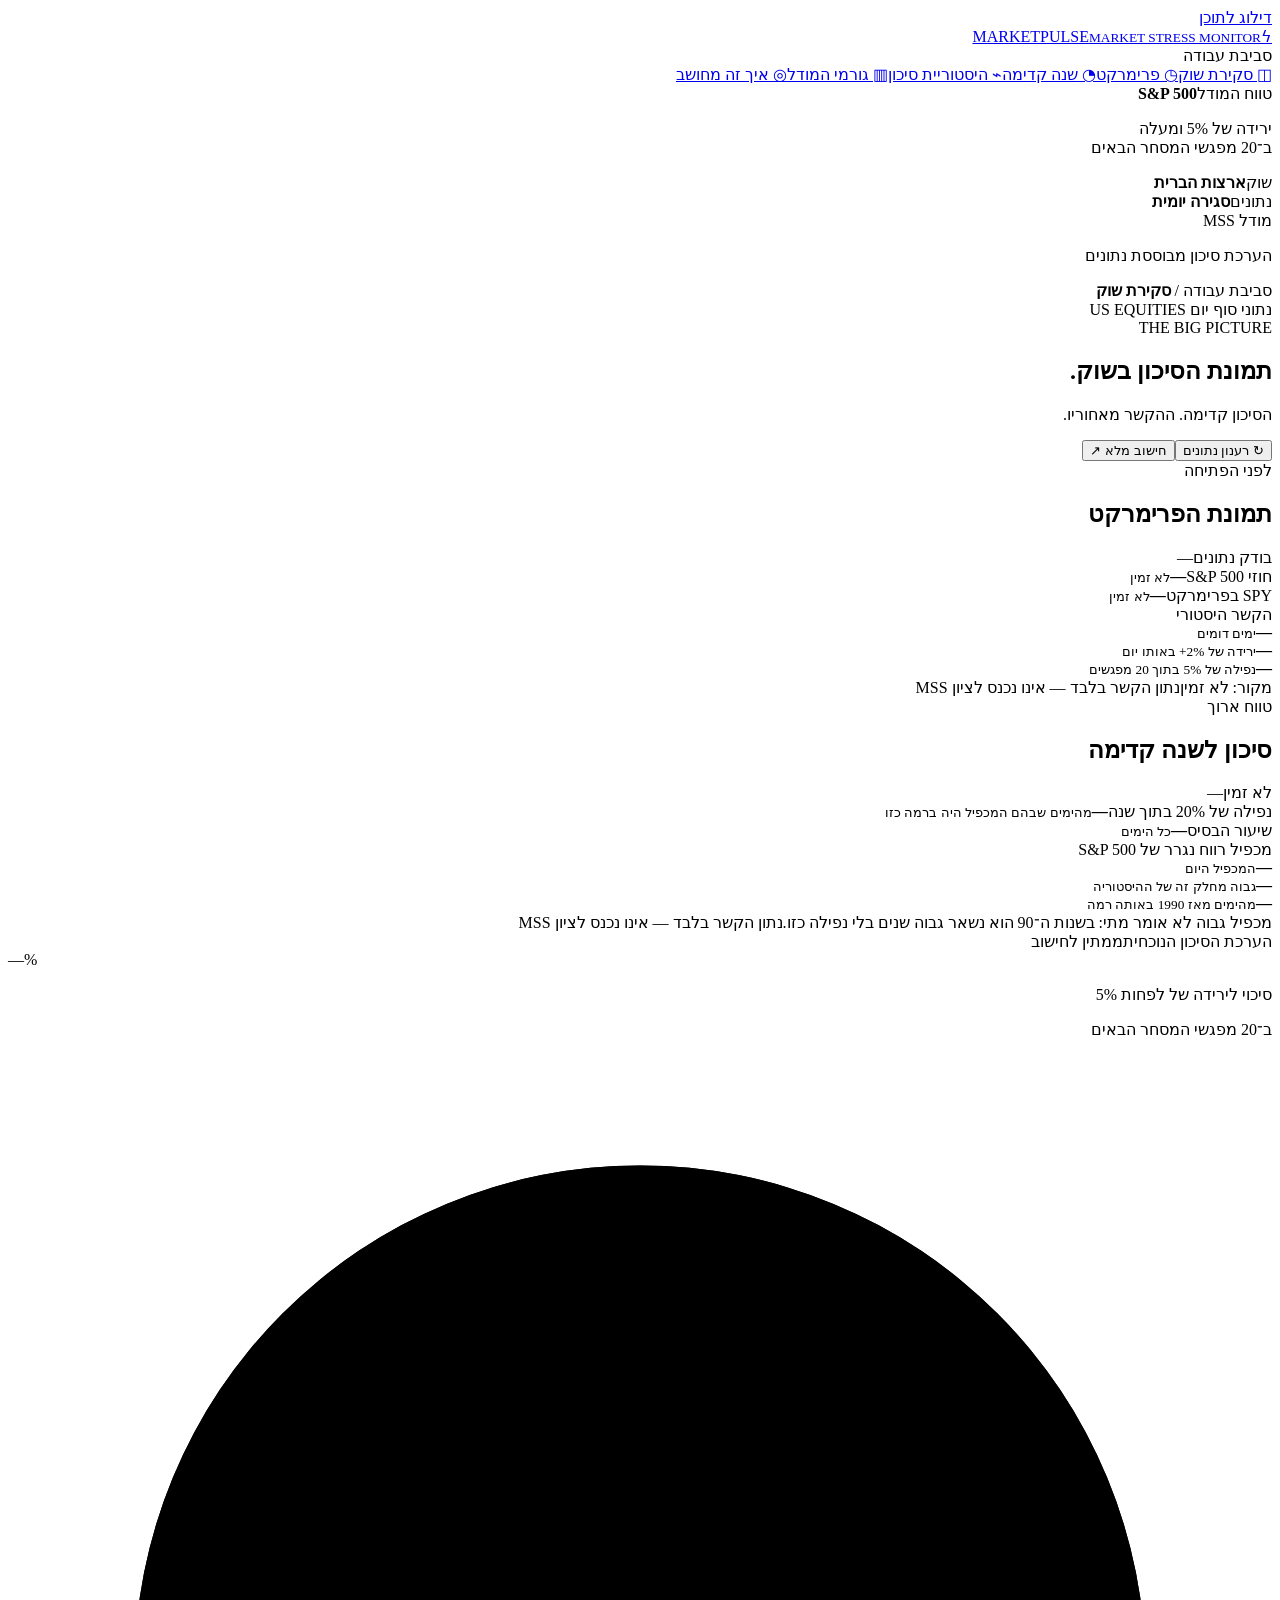
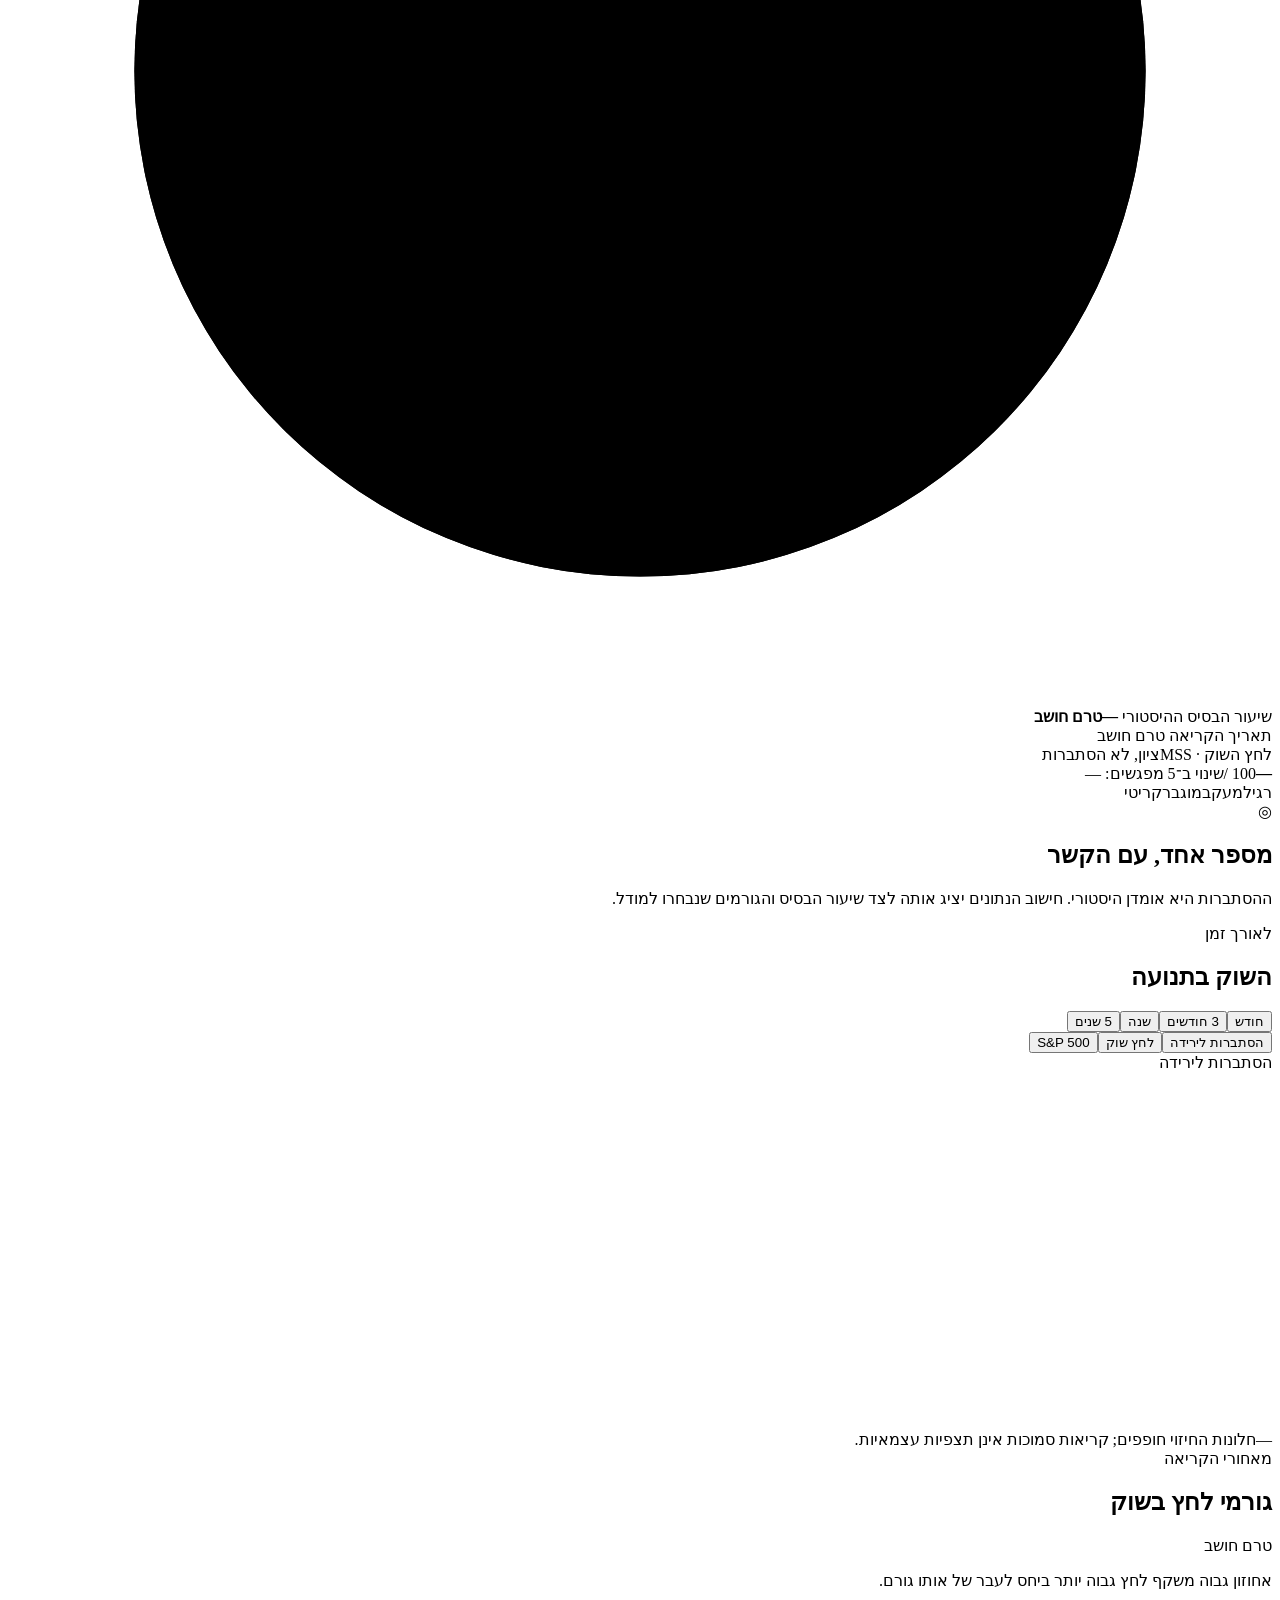
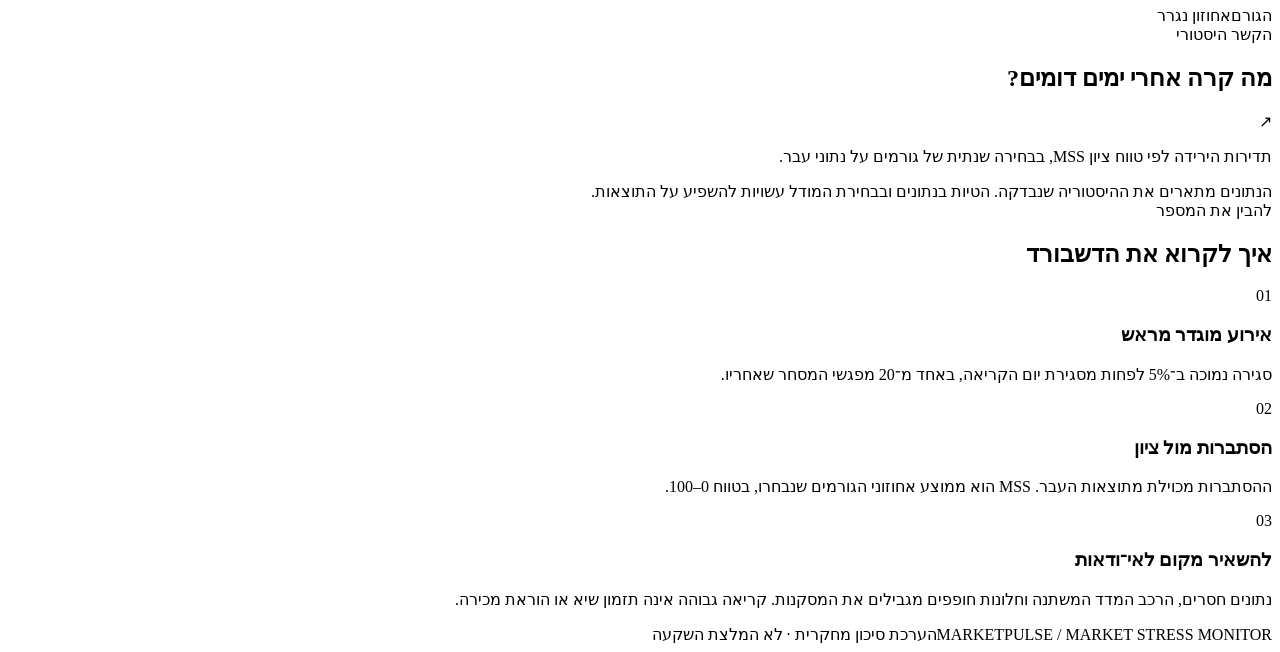
<file: web/index.html>
<!doctype html>
<html lang="he" dir="rtl">
<head><meta charset="utf-8"><meta name="viewport" content="width=device-width,initial-scale=1">
<title>Market Pulse — תמונת הסיכון בשוק</title>
<meta name="description" content="הערכת סיכון לירידה של 5% במדד S&P 500 במהלך 20 מפגשי המסחר הבאים, עם היסטוריה וגורמי לחץ.">
<link rel="icon" href="data:image/svg+xml,%3Csvg xmlns='http://www.w3.org/2000/svg' viewBox='0 0 32 32'%3E%3Crect width='32' height='32' rx='8' fill='%230f211d'/%3E%3Cpath d='M4 18h7l3-9 5 16 3-7h6' fill='none' stroke='%2374e7b8' stroke-width='2.5'/%3E%3C/svg%3E">
<style>/* SITE_CSS */</style><style>/* PREMARKET_CSS */</style></head>
<body>
<a class="skip" href="#main">דילוג לתוכן</a>
<aside class="sidebar">
  <a class="brand" href="#overview" aria-label="Market Pulse — סקירה"><span class="brandmark">ϟ</span><span dir="ltr">MARKET<span class="brandlight">PULSE</span><small>MARKET STRESS MONITOR</small></span></a>
  <div class="nav-label">סביבת עבודה</div>
  <nav aria-label="ניווט ראשי"><a href="#overview" class="active"><span>◫</span> סקירת שוק</a><a href="#premarket"><span>◷</span> פרימרקט</a><a href="#yearly"><span>◔</span> שנה קדימה</a><a href="#history"><span>⌁</span> היסטוריית סיכון</a><a href="#factors"><span>▥</span> גורמי המודל</a><a href="#method"><span>◎</span> איך זה מחושב</a></nav>
  <div class="sidebar-note"><span class="eyebrow">טווח המודל</span><strong dir="ltr">S&P 500</strong><p>ירידה של 5% ומעלה<br>ב־20 מפגשי המסחר הבאים</p><div class="scope-line"><span>שוק</span><b>ארצות הברית</b></div><div class="scope-line"><span>נתונים</span><b>סגירה יומית</b></div></div>
  <div class="sidebar-bottom"><span class="model-dot"></span> מודל MSS <b id="version" dir="ltr"></b><p>הערכת סיכון מבוססת נתונים</p></div>
</aside>
<div class="workspace">
<header class="topbar"><div class="breadcrumb">סביבת עבודה <span>/</span> <b>סקירת שוק</b></div><div class="market-hours">נתוני סוף יום <span class="tiny-line"></span><span dir="ltr">US EQUITIES</span></div></header>
<main id="main">
<section id="overview">
  <div class="page-title"><div><div class="eyebrow">THE BIG PICTURE</div><h1>תמונת הסיכון בשוק<span class="title-dot">.</span></h1><p>הסיכון קדימה. ההקשר מאחוריו.</p></div><div class="actions"><button id="refresh" class="button secondary"><span aria-hidden="true">↻</span> רענון נתונים</button><button id="analyze" class="button primary">חישוב מלא <span aria-hidden="true">↗</span></button></div></div>
  <div id="notice" class="notice" role="status" hidden></div><div id="job" class="job" role="status" aria-live="polite" hidden></div>
  <section id="premarket" class="premarket-panel" aria-labelledby="premarket-title">
    <div class="pm-head"><div><div class="eyebrow">לפני הפתיחה</div><h2 id="premarket-title">תמונת הפרימרקט</h2></div><div class="pm-state"><span id="pm-session" class="badge">בודק נתונים</span><span id="pm-fresh" class="pm-fresh">—</span></div></div>
    <div class="pm-grid">
      <article class="pm-quote"><span>חוזי S&amp;P 500</span><strong id="pm-es" dir="ltr">—</strong><small id="pm-es-at">לא זמין</small></article>
      <article class="pm-quote"><span>SPY בפרימרקט</span><strong id="pm-spy" dir="ltr">—</strong><small id="pm-spy-at">לא זמין</small></article>
      <article class="pm-history"><span id="pm-history-title">הקשר היסטורי</span><div><b id="pm-days">—</b><small>ימים דומים</small></div><div><b id="pm-same-day">—</b><small>ירידה של 2%+ באותו יום</small></div><div><b id="pm-next20">—</b><small>נפילה של 5% בתוך 20 מפגשים</small></div></article>
    </div>
    <div class="pm-foot"><span id="pm-source">מקור: לא זמין</span><span>נתון הקשר בלבד — אינו נכנס לציון MSS</span></div>
  </section>
  <section id="yearly" class="premarket-panel" aria-labelledby="yearly-title">
    <div class="pm-head"><div><div class="eyebrow">טווח ארוך</div><h2 id="yearly-title">סיכון לשנה קדימה</h2></div><div class="pm-state"><span id="yr-band" class="badge">לא זמין</span><span id="yr-asof" class="pm-fresh">—</span></div></div>
    <div class="pm-grid">
      <article class="pm-quote"><span>נפילה של 20% בתוך שנה</span><strong id="yr-chance" dir="ltr">—</strong><small>מהימים שבהם המכפיל היה ברמה כזו</small></article>
      <article class="pm-quote"><span>שיעור הבסיס</span><strong id="yr-base" dir="ltr">—</strong><small id="yr-from">כל הימים</small></article>
      <article class="pm-history"><span>מכפיל רווח נגרר של S&amp;P 500</span><div><b id="yr-pe" dir="ltr">—</b><small>המכפיל היום</small></div><div><b id="yr-pct" dir="ltr">—</b><small>גבוה מחלק זה של ההיסטוריה</small></div><div><b id="yr-since" dir="ltr">—</b><small>מהימים מאז 1990 באותה רמה</small></div></article>
    </div>
    <div class="pm-foot"><span>מכפיל גבוה לא אומר מתי: בשנות ה־90 הוא נשאר גבוה שנים בלי נפילה כזו.</span><span>נתון הקשר בלבד — אינו נכנס לציון MSS</span></div>
  </section>
  <div class="overview-grid">
    <article class="risk-card"><div class="card-top"><span class="eyebrow">הערכת הסיכון הנוכחית</span><span id="regime" class="badge">ממתין לחישוב</span></div><div class="risk-main"><div><div class="risk-number" dir="ltr"><span id="chance">—</span><span class="percent">%</span></div><p class="risk-caption">סיכוי לירידה של לפחות 5%</p><span class="muted">ב־20 מפגשי המסחר הבאים</span></div><svg class="risk-orbit" viewBox="0 0 140 140" aria-hidden="true"><circle cx="70" cy="70" r="56" class="orbit-track"/><circle id="orbit" cx="70" cy="70" r="56" class="orbit-value"/><path d="M38 73h18l9-24 14 43 10-19h13" fill="none" stroke="currentColor" stroke-width="3" stroke-linejoin="round"/></svg></div><div class="risk-comparison"><span>שיעור הבסיס ההיסטורי <b id="baseline" dir="ltr">—</b></span><b id="relative">טרם חושב</b></div><div class="reading-date">תאריך הקריאה <span id="asof">טרם חושב</span></div></article>
    <div class="context-stack"><article class="panel score-card"><div class="card-top"><span>לחץ השוק · MSS</span><span class="small muted">ציון, לא הסתברות</span></div><div class="score-line"><strong id="mss" dir="ltr">—</strong><span class="muted" dir="ltr">/ 100</span><span id="mss-change" class="delta">שינוי ב־5 מפגשים: —</span></div><div class="scale"><i id="score-pointer" hidden></i></div><div class="scale-labels"><span>רגיל</span><span>מעקב</span><span>מוגבר</span><span>קריטי</span></div></article><article class="panel context-card"><span class="context-icon">◎</span><div><h2>מספר אחד, עם הקשר</h2><p id="context-copy">ההסתברות היא אומדן היסטורי. חישוב הנתונים יציג אותה לצד שיעור הבסיס והגורמים שנבחרו למודל.</p></div></article></div>
  </div>
  <div id="markets" class="market-grid" aria-label="מדדי השוק"></div>
</section>
<section id="history" class="panel chart-panel"><div class="section-head"><div><div class="eyebrow">לאורך זמן</div><h2>השוק בתנועה</h2></div><div class="range-switch" role="group" aria-label="טווח זמן"><button data-range="21">חודש</button><button data-range="63" class="selected" aria-pressed="true">3 חודשים</button><button data-range="252">שנה</button><button data-range="1260">5 שנים</button></div></div><div class="chart-toolbar"><div class="chart-tabs" role="group" aria-label="סדרה להצגה"><button data-series="chance" class="selected">הסתברות לירידה</button><button data-series="mss">לחץ שוק</button><button data-series="spx">S&P 500</button></div><div class="chart-legend"><span></span><span id="series-label">הסתברות לירידה</span></div></div><div class="chart-wrap"><svg id="history-chart" viewBox="0 0 1000 280" role="img" aria-label="גרף היסטורי"></svg><div id="chart-empty" class="chart-empty" hidden><strong>היסטוריית הסיכון תופיע אחרי החישוב</strong><span>אפשר לצפות בינתיים במחירי S&P 500 השמורים בפרויקט.</span></div><div id="chart-tooltip" class="chart-tooltip" hidden></div></div><div class="chart-foot"><span id="chart-span">—</span><span id="chart-note">חלונות החיזוי חופפים; קריאות סמוכות אינן תצפיות עצמאיות.</span></div></section>
<div class="lower-grid">
<section id="factors" class="panel factors-panel"><div class="section-head"><div><div class="eyebrow">מאחורי הקריאה</div><h2>גורמי לחץ בשוק</h2></div><span id="factor-count" class="subtle-badge">טרם חושב</span></div><p class="section-description">אחוזון גבוה משקף לחץ גבוה יותר ביחס לעבר של אותו גורם.</p><div class="factor-table-head"><span>הגורם</span><span>אחוזון נגרר</span></div><div id="factor-list"></div><button class="text-button" id="show-factors" hidden>הצגת כל הגורמים <span>↓</span></button></section>
<section class="panel evidence-panel"><div class="section-head"><div><div class="eyebrow">הקשר היסטורי</div><h2>מה קרה אחרי ימים דומים?</h2></div><span class="outline-icon">↗</span></div><p class="section-description">תדירות הירידה לפי טווח ציון MSS, בבחירה שנתית של גורמים על נתוני עבר.</p><div id="evidence"></div><div class="evidence-note">הנתונים מתארים את ההיסטוריה שנבדקה. הטיות בנתונים ובבחירת המודל עשויות להשפיע על התוצאות.</div></section>
</div>
<section id="method" class="method-panel"><div><div class="eyebrow">להבין את המספר</div><h2>איך לקרוא את הדשבורד</h2></div><div class="method-grid"><article><span class="step">01</span><h3>אירוע מוגדר מראש</h3><p>סגירה נמוכה ב־5% לפחות מסגירת יום הקריאה, באחד מ־20 מפגשי המסחר שאחריו.</p></article><article><span class="step">02</span><h3>הסתברות מול ציון</h3><p>ההסתברות מכוילת מתוצאות העבר. MSS הוא ממוצע אחוזוני הגורמים שנבחרו, בטווח 0–100.</p></article><article><span class="step">03</span><h3>להשאיר מקום לאי־ודאות</h3><p>נתונים חסרים, הרכב המדד המשתנה וחלונות חופפים מגבילים את המסקנות. קריאה גבוהה אינה תזמון שיא או הוראת מכירה.</p></article></div></section>
<footer><span dir="ltr">MARKETPULSE <span class="muted">/ MARKET STRESS MONITOR</span></span><span>הערכת סיכון מחקרית · לא המלצת השקעה</span></footer>
</main></div>
<script id="site-data" type="application/json">__SITE_DATA__</script><script>/* SITE_JS */</script><script>/* PREMARKET_JS */</script>
</body></html>
</file>
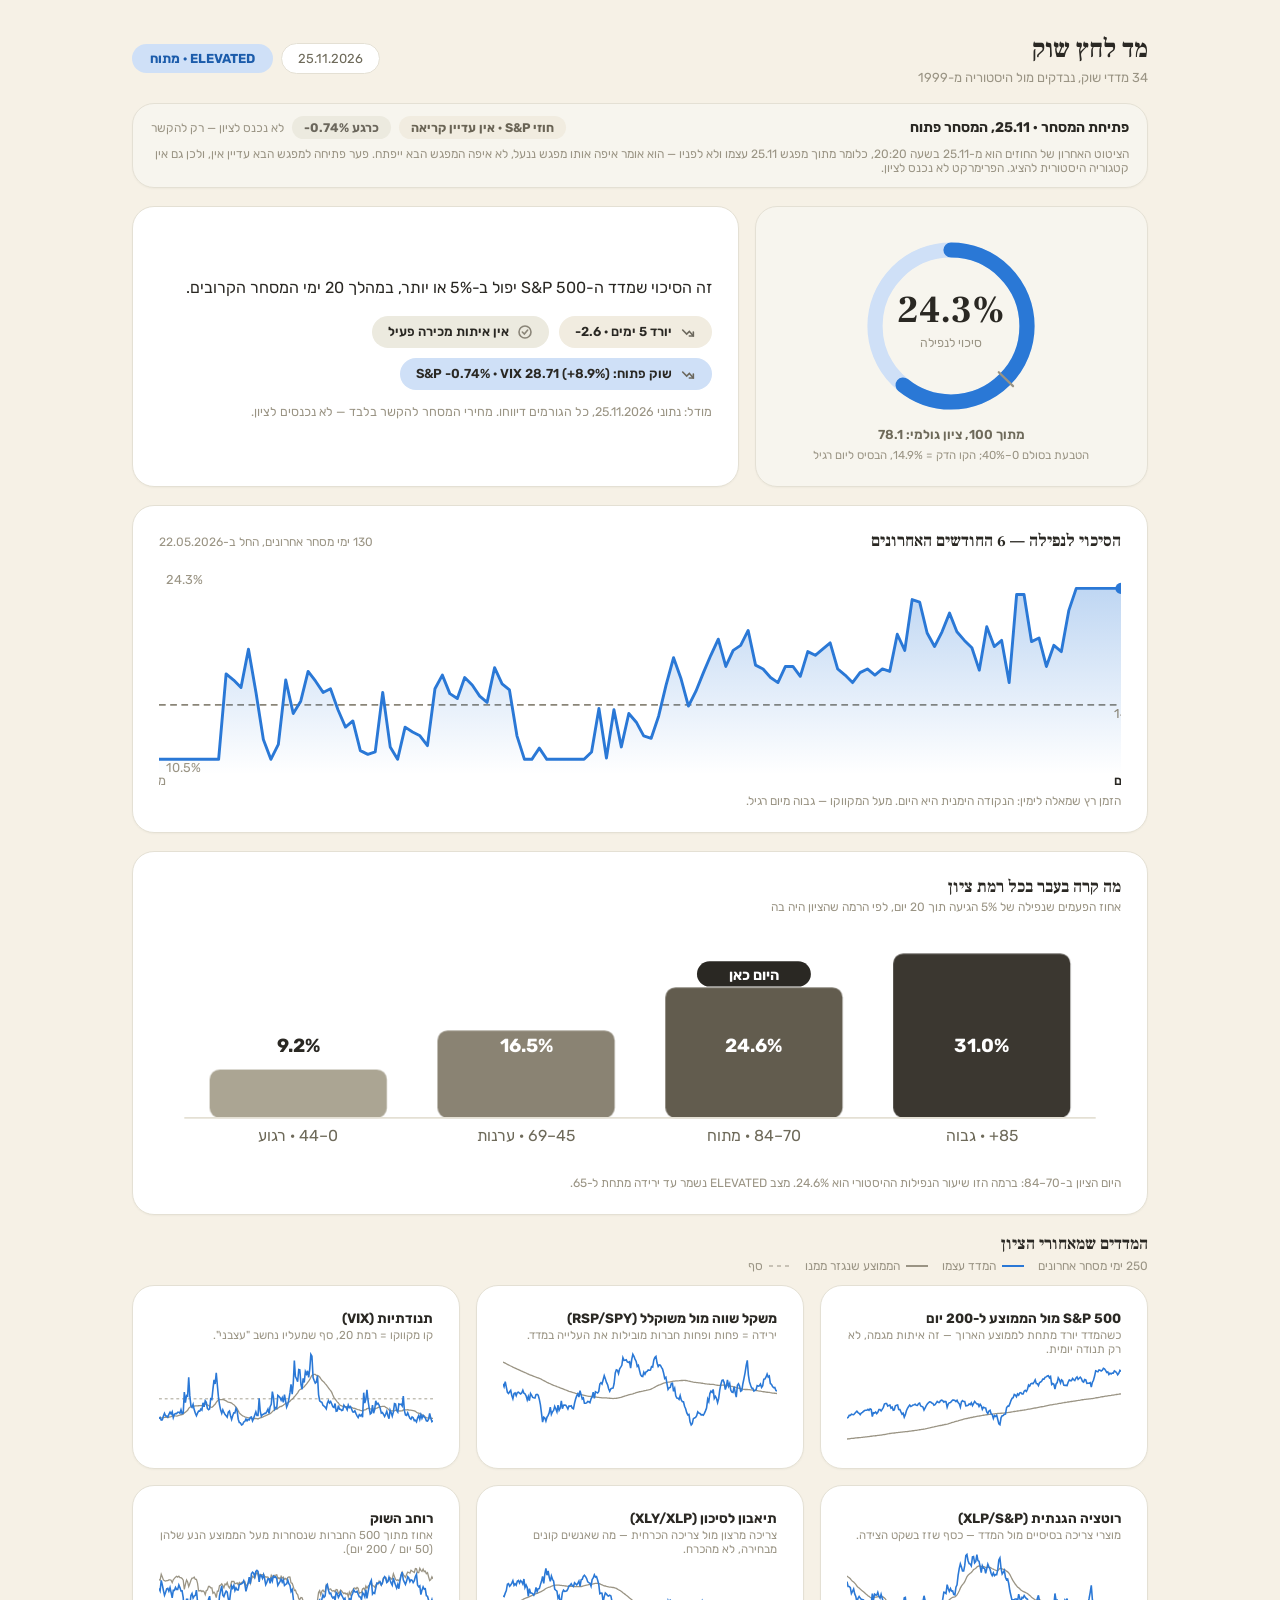
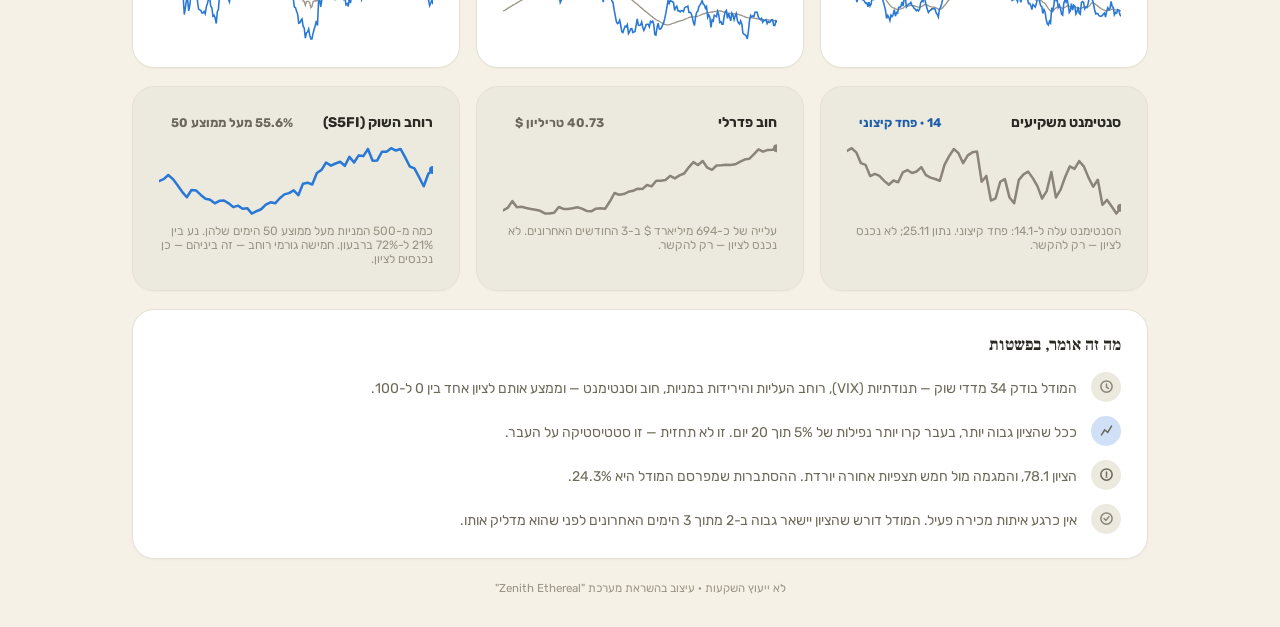
<file: artifact/page.html>
<!doctype html><html><head><meta charset=utf8><meta name=viewport content="width=device-width,initial-scale=1,viewport-fit=cover"><style>:root{color-scheme:light;box-sizing:border-box;padding-top:env(safe-area-inset-top,0px);padding-bottom:env(safe-area-inset-bottom,0px)}html{scroll-padding-top:env(safe-area-inset-top,0px)}body{margin:0;padding:0;font:14px -apple-system,BlinkMacSystemFont,sans-serif;background:#fff;color:#000}img{max-width:100%}[hidden]:not([hidden=until-found i]){display:none!important}</style></head><body>
<title>מד לחץ שוק לנייד</title>
<link rel="stylesheet" href="https://fonts.googleapis.com/css2?family=Frank+Ruhl+Libre:wght@500;700;900&family=Rubik:wght@400;500;600;700&display=swap">
  <style>
    * { box-sizing: border-box; }
    body { margin: 0; }
    .card { background: #ffffff; border: 1px solid #e4e0d4; border-radius: 22px; padding: 24px 26px; box-shadow: 0 1px 2px rgba(60,50,20,0.04); }
    .mut { color: #9a9484; }
    .ink2 { color: #6e6a5a; }
    .row { display: flex; gap: 16px; }
    .col { display: flex; flex-direction: column; gap: 16px; }
    .pill { border-radius: 999px; }
    a { color: #8a8578; } a:hover { color: #6b675c; }
  </style>
<style>
  :root { color-scheme: light; }
  body { background: #f6f1e6; color: #2a2823; }
  @media (max-width: 640px) {
    .sheet { padding: 16px !important; gap: 14px !important; }
    .card { padding: 16px 15px; border-radius: 16px; }
    .row { gap: 12px; }
  }
  .card > svg { max-width: 100%; }

  /* Each block arrives a beat after the one above it, from 35% opacity so the
     first painted frame is already readable. */
  @keyframes rise { from { opacity: .35; transform: translateY(10px); } }
  .sheet > * { animation: rise .45s cubic-bezier(.22,1,.36,1) both; }
  .sheet > *:nth-child(2) { animation-delay: .05s; }
  .sheet > *:nth-child(3) { animation-delay: .10s; }
  .sheet > *:nth-child(4) { animation-delay: .15s; }
  .sheet > *:nth-child(5) { animation-delay: .20s; }
  .sheet > *:nth-child(n+6) { animation-delay: .25s; }

  /* The ring fills to the published probability. */
  @keyframes sweep { from { stroke-dashoffset: 305.4; } to { stroke-dashoffset: 0; } }
  .gauge-arc { animation: sweep .5s cubic-bezier(.23,1,.32,1) .15s both; }

  /* The six-month line draws left to right; 4000 clears its own length. */
  @keyframes draw { from { stroke-dashoffset: 4000; } to { stroke-dashoffset: 0; } }
  polyline[stroke-width="2.6"] { stroke-dasharray: 4000; animation: draw .6s cubic-bezier(.23,1,.32,1) both; }

  /* The bars grow out of the baseline they are measured from. */
  @keyframes grow { from { transform: scaleY(0); } }
  svg[viewBox="0 0 760 190"] rect[width="140"] {
    transform-box: fill-box; transform-origin: center bottom;
    animation: grow .6s cubic-bezier(.22,1,.36,1) .25s both;
  }

  @media (prefers-reduced-motion: reduce) {
    .sheet > *, .gauge-arc, polyline[stroke-width="2.6"],
    svg[viewBox="0 0 760 190"] rect[width="140"] { animation: none; }
    polyline[stroke-width="2.6"] { stroke-dasharray: none; }
  }
</style>
<div class="sheet" dir="rtl" lang="he" style="font-family:'Rubik',system-ui,Arial,sans-serif;background:#f6f1e6;color:#2a2823;width:100%;max-width:1080px;margin:0 auto;padding:32px;display:flex;flex-direction:column;gap:18px">

  <!-- header -->
  <div style="display:flex;align-items:center;justify-content:space-between;flex-wrap:wrap;gap:12px">
    <div>
      <div style="font-family:'Frank Ruhl Libre',serif;font-size:26px;font-weight:700">מד לחץ שוק</div>
      <div class="mut" style="font-size:13px;margin-top:4px">34 מדדי שוק, נבדקים מול היסטוריה מ-1999</div>
    </div>
    <div style="display:flex;align-items:center;gap:8px">
      <div class="ink2 pill" style="font-size:13px;background:#ffffff;border:1px solid #e4e0d4;padding:7px 16px">25.11.2026</div>
      <div class="pill" style="font-size:13px;font-weight:700;background:#cfe0f7;color:#1c5cab;padding:7px 18px">ELEVATED · מתוח</div>
      <button id="refreshNow" hidden class="pill" style="font-family:inherit;font-size:13px;font-weight:600;background:#ffffff;border:1px solid #e4e0d4;color:#6e6a5a;padding:7px 17px;cursor:pointer">עדכן עכשיו</button>
    </div>
  </div>

  <!-- premarket strip: context only, never in the score -->
  <div class="card" style="background:#f7f5ee;padding:12px 18px">
    <div style="display:flex;align-items:center;justify-content:space-between;flex-wrap:wrap;gap:10px">
      <div style="font-size:14px;font-weight:700">פתיחת המסחר · 25.11, המסחר פתוח</div>
      <div style="display:flex;align-items:center;gap:8px;flex-wrap:wrap">
        <div class="pill" style="font-size:12.5px;font-weight:700;background:#f1ece0;color:#6a6455;padding:4px 12px">חוזי S&P · אין עדיין קריאה</div>
        <div class="pill" style="font-size:12.5px;font-weight:700;background:#eceadf;color:#6b675c;padding:4px 12px">כרגע ‎-0.74%</div>
        <div class="mut" style="font-size:12px">לא נכנס לציון — רק להקשר</div>
      </div>
    </div>
    <div class="mut" style="font-size:12px;margin-top:8px">הציטוט האחרון של החוזים הוא מ-25.11 בשעה 20:20, כלומר מתוך מפגש 25.11 עצמו ולא לפניו — הוא אומר איפה אותו מפגש ננעל, לא איפה המפגש הבא ייפתח. פער פתיחה למפגש הבא עדיין אין, ולכן גם אין קטגוריה היסטורית להציג. הפרימרקט לא נכנס לציון.</div>
  </div>

  <!-- hero: ring gauge + headline -->
  <div class="row" style="flex-wrap:wrap">
    <div class="card" style="flex:1 1 300px;display:flex;flex-direction:column;align-items:center;justify-content:center;gap:6px;background:#f7f5ee">
      <svg viewBox="0 0 200 200" style="width:190px;height:190px">
        <circle cx="100" cy="100" r="80" fill="none" stroke="#cfe0f7" stroke-width="16"/>
        <circle class="gauge-arc" cx="100" cy="100" r="80" fill="none" stroke="#2a78d6" stroke-width="16"
          stroke-linecap="round" stroke-dasharray="305.4 502.65" stroke-dashoffset="0"
          transform="rotate(-90 100 100)"/>
        <line x1="150.3" y1="148.7" x2="165.3" y2="163.3" stroke="#9a9484" stroke-width="2.4" stroke-linecap="round"/>
        <text x="100" y="96" text-anchor="middle" font-family="'Frank Ruhl Libre',serif" font-size="40" font-weight="700" fill="#2a2823">24.3%</text>
        <text x="100" y="122" text-anchor="middle" font-family="Rubik,sans-serif" font-size="13" fill="#9a9484">סיכוי לנפילה</text>
      </svg>
      <div class="ink2" style="font-size:13px;font-weight:600">מתוך 100, ציון גולמי: 78.1</div>
      <div class="mut" style="font-size:11.5px">הטבעת בסולם 0–40%; הקו הדק = 14.9%, הבסיס ליום רגיל</div>
    </div>

    <div class="card" style="flex:2 1 420px;display:flex;flex-direction:column;justify-content:center;gap:14px">
      <div style="font-size:16px;line-height:1.7">
        זה הסיכוי שמדד ה-S&amp;P 500 יפול ב-5% או יותר, במהלך 20 ימי המסחר הקרובים.
      </div>
      <div class="row" style="gap:10px;flex-wrap:wrap">
        <div class="pill" style="display:flex;align-items:center;gap:8px;background:#f1ece0;padding:8px 16px">
          <svg width="16" height="16" viewBox="0 0 24 24" fill="none" stroke="#6b675c" stroke-width="2.4" stroke-linecap="round"><path d="M4 9 L10 15 L14 11 L20 18"/><path d="M14 18 H20 V12"/></svg>
          <span style="font-size:13px;font-weight:600">יורד 5 ימים · ‎-2.6</span>
        </div>
        <div class="pill" style="display:flex;align-items:center;gap:8px;background:#eceadf;padding:8px 16px">
          <svg width="16" height="16" viewBox="0 0 24 24" fill="none" stroke="#8a8578" stroke-width="2.4" stroke-linecap="round"><circle cx="12" cy="12" r="9"/><path d="M8 12 L11 15 L16 9"/></svg>
          <span style="font-size:13px;font-weight:600">אין איתות מכירה פעיל</span>
        </div>
        <div class="pill" style="display:flex;align-items:center;gap:8px;background:#cfe0f7;padding:8px 16px">
          <svg width="16" height="16" viewBox="0 0 24 24" fill="none" stroke="#6b675c" stroke-width="2.4" stroke-linecap="round"><path d="M4 9 L10 15 L14 11 L20 18"/><path d="M14 18 H20 V12"/></svg>
          <span style="font-size:13px;font-weight:600">שוק פתוח: S&amp;P ‎-0.74% · VIX 28.71 (‎+8.9%)</span>
        </div>
      </div>
      <div class="mut" style="font-size:12.5px">מודל: נתוני 25.11.2026, כל הגורמים דיווחו. מחירי המסחר להקשר בלבד — לא נכנסים לציון.</div>
    </div>
  </div>

  <!-- history line chart -->
  <div class="card">
    <div style="display:flex;justify-content:space-between;align-items:baseline;flex-wrap:wrap;gap:8px">
      <div style="font-family:'Frank Ruhl Libre',serif;font-size:17px;font-weight:700">הסיכוי לנפילה — 6 החודשים האחרונים</div>
      <div class="mut" style="font-size:12px">130 ימי מסחר אחרונים, החל ב-22.05.2026</div>
    </div>
    <svg viewBox="0 0 860 200" style="width:100%;height:auto;display:block;margin-top:10px">
      <defs>
        <linearGradient id="areaFill" x1="0" y1="0" x2="0" y2="1">
          <stop offset="0%" stop-color="#2a78d6" stop-opacity="0.30"/>
          <stop offset="100%" stop-color="#2a78d6" stop-opacity="0"/>
        </linearGradient>
      </defs>
      <line x1="0" y1="127.7" x2="860" y2="127.7" stroke="#8a8578" stroke-width="1.4" stroke-dasharray="6 4"/>
      <polygon fill="url(#areaFill)" points="0,190 0.0,176.4 6.7,176.4 13.3,176.4 20.0,176.4 26.7,176.4 33.3,176.4 40.0,176.4 46.7,176.4 53.3,176.4 60.0,100.0 66.7,105.5 73.3,112.2 80.0,77.9 86.7,116.6 93.3,158.7 100.0,176.4 106.7,163.1 113.3,105.5 120.0,135.4 126.7,124.4 133.3,97.8 140.0,106.6 146.7,116.6 153.3,113.3 160.0,132.1 166.7,147.6 173.3,142.1 180.0,168.6 186.7,172.0 193.3,169.8 200.0,116.6 206.7,165.3 213.3,176.4 220.0,147.6 226.7,152.0 233.3,155.4 240.0,164.2 246.7,113.3 253.3,101.1 260.0,117.7 266.7,122.1 273.3,103.3 280.0,110.0 286.7,119.9 293.3,125.5 300.0,94.5 306.7,108.9 313.3,114.4 320.0,155.4 326.7,176.4 333.3,176.4 340.0,166.4 346.7,176.4 353.3,176.4 360.0,176.4 366.7,176.4 373.3,176.4 380.0,176.4 386.7,169.8 393.3,131.0 400.0,175.3 406.7,132.1 413.3,165.3 420.0,135.4 426.7,143.2 433.3,155.4 440.0,157.6 446.7,137.6 453.3,110.0 460.0,85.6 466.7,104.4 473.3,128.8 480.0,115.5 486.7,98.9 493.3,83.4 500.0,69.0 506.7,93.4 513.3,79.0 520.0,74.5 526.7,61.2 533.3,92.2 540.0,95.6 546.7,103.3 553.3,107.8 560.0,93.4 566.7,93.4 573.3,102.2 580.0,80.1 586.7,83.4 593.3,77.9 600.0,72.3 606.7,95.6 613.3,101.1 620.0,107.8 626.7,98.9 633.3,95.6 640.0,101.1 646.7,95.6 653.3,97.8 660.0,64.6 666.7,79.0 673.3,33.6 680.0,35.8 686.7,63.5 693.3,75.6 700.0,62.4 706.7,45.7 713.3,62.4 720.0,70.1 726.7,76.7 733.3,96.7 740.0,57.9 746.7,75.6 753.3,70.1 760.0,107.8 766.7,29.1 773.3,29.1 780.0,71.2 786.7,67.9 793.3,93.4 800.0,74.5 806.7,80.1 813.3,43.5 820.0,23.6 826.7,23.6 833.3,23.6 840.0,23.6 846.7,23.6 853.3,23.6 860.0,23.6 860,190"/>
      <polyline fill="none" stroke="#2a78d6" stroke-width="2.6" stroke-linejoin="round" stroke-linecap="round"
        points="0.0,176.4 6.7,176.4 13.3,176.4 20.0,176.4 26.7,176.4 33.3,176.4 40.0,176.4 46.7,176.4 53.3,176.4 60.0,100.0 66.7,105.5 73.3,112.2 80.0,77.9 86.7,116.6 93.3,158.7 100.0,176.4 106.7,163.1 113.3,105.5 120.0,135.4 126.7,124.4 133.3,97.8 140.0,106.6 146.7,116.6 153.3,113.3 160.0,132.1 166.7,147.6 173.3,142.1 180.0,168.6 186.7,172.0 193.3,169.8 200.0,116.6 206.7,165.3 213.3,176.4 220.0,147.6 226.7,152.0 233.3,155.4 240.0,164.2 246.7,113.3 253.3,101.1 260.0,117.7 266.7,122.1 273.3,103.3 280.0,110.0 286.7,119.9 293.3,125.5 300.0,94.5 306.7,108.9 313.3,114.4 320.0,155.4 326.7,176.4 333.3,176.4 340.0,166.4 346.7,176.4 353.3,176.4 360.0,176.4 366.7,176.4 373.3,176.4 380.0,176.4 386.7,169.8 393.3,131.0 400.0,175.3 406.7,132.1 413.3,165.3 420.0,135.4 426.7,143.2 433.3,155.4 440.0,157.6 446.7,137.6 453.3,110.0 460.0,85.6 466.7,104.4 473.3,128.8 480.0,115.5 486.7,98.9 493.3,83.4 500.0,69.0 506.7,93.4 513.3,79.0 520.0,74.5 526.7,61.2 533.3,92.2 540.0,95.6 546.7,103.3 553.3,107.8 560.0,93.4 566.7,93.4 573.3,102.2 580.0,80.1 586.7,83.4 593.3,77.9 600.0,72.3 606.7,95.6 613.3,101.1 620.0,107.8 626.7,98.9 633.3,95.6 640.0,101.1 646.7,95.6 653.3,97.8 660.0,64.6 666.7,79.0 673.3,33.6 680.0,35.8 686.7,63.5 693.3,75.6 700.0,62.4 706.7,45.7 713.3,62.4 720.0,70.1 726.7,76.7 733.3,96.7 740.0,57.9 746.7,75.6 753.3,70.1 760.0,107.8 766.7,29.1 773.3,29.1 780.0,71.2 786.7,67.9 793.3,93.4 800.0,74.5 806.7,80.1 813.3,43.5 820.0,23.6 826.7,23.6 833.3,23.6 840.0,23.6 846.7,23.6 853.3,23.6 860.0,23.6"/>
      <circle cx="860" cy="23.6" r="5" fill="#2a78d6"/>
      <text x="6" y="20" font-family="Rubik,sans-serif" font-size="11.5" fill="#9a9484" direction="ltr">24.3%</text>
      <text x="6" y="188" font-family="Rubik,sans-serif" font-size="11.5" fill="#9a9484" direction="ltr">10.5%</text>
      <text x="854" y="139.1" text-anchor="end" font-family="Rubik,sans-serif" font-size="11.5" fill="#8a8578">ממוצע 14.9%</text>
      <text x="6" y="199" font-family="Rubik,sans-serif" font-size="11.5" fill="#9a9484">מרץ</text>
      <text x="854" y="199" text-anchor="end" font-family="Rubik,sans-serif" font-size="11.5" fill="#2a2823" font-weight="600">היום</text>
    </svg>
    <div class="mut" style="font-size:12px;margin-top:8px">הזמן רץ שמאלה לימין: הנקודה הימנית היא היום. מעל המקווקו — גבוה מיום רגיל.</div>
  </div>

  <!-- band comparison bar chart -->
  <div class="card">
    <div style="font-family:'Frank Ruhl Libre',serif;font-size:17px;font-weight:700">מה קרה בעבר בכל רמת ציון</div>
    <div class="mut" style="font-size:12px;margin-top:2px">אחוז הפעמים שנפילה של 5% הגיעה תוך 20 יום, לפי הרמה שהציון היה בה</div>
    <svg viewBox="0 0 760 190" style="width:100%;height:auto;display:block;margin-top:14px">
      <rect x="40" y="111.7" width="140" height="38.3" rx="8" fill="#aba593"/>
      <text x="110" y="98" text-anchor="middle" font-family="Rubik,sans-serif" font-size="15" font-weight="700" fill="#2a2823">9.2%</text>
      <text x="110" y="168" text-anchor="middle" font-family="Rubik,sans-serif" font-size="12.5" fill="#6e6a5a">0–44 · רגוע</text>

      <rect x="220" y="80.9" width="140" height="69.1" rx="8" fill="#8a8373"/>
      <rect x="425" y="26.3" width="90" height="20" rx="10" fill="#2a2823"/>
      <text x="470" y="40.8" text-anchor="middle" font-family="Rubik,sans-serif" font-size="11.5" font-weight="700" fill="#fff">היום כאן</text>
      <text x="290" y="98" text-anchor="middle" font-family="Rubik,sans-serif" font-size="15" font-weight="700" fill="#fff">16.5%</text>
      <text x="290" y="168" text-anchor="middle" font-family="Rubik,sans-serif" font-size="12.5" fill="#6e6a5a">45–69 · ערנות</text>

      <rect x="400" y="46.9" width="140" height="103.1" rx="8" fill="#625c4e"/>
      <text x="470" y="98" text-anchor="middle" font-family="Rubik,sans-serif" font-size="15" font-weight="700" fill="#fff">24.6%</text>
      <text x="470" y="168" text-anchor="middle" font-family="Rubik,sans-serif" font-size="12.5" fill="#6e6a5a">70–84 · מתוח</text>

      <rect x="580" y="20.1" width="140" height="129.9" rx="8" fill="#3b3730"/>
      <text x="650" y="98" text-anchor="middle" font-family="Rubik,sans-serif" font-size="15" font-weight="700" fill="#fff">31.0%</text>
      <text x="650" y="168" text-anchor="middle" font-family="Rubik,sans-serif" font-size="12.5" fill="#6e6a5a">85+ · גבוה</text>

      <line x1="20" y1="150" x2="740" y2="150" stroke="#e4e0d4" stroke-width="1.5"/>
    </svg>
    <div class="mut" style="font-size:12px;margin-top:8px">היום הציון ב-70–84: ברמה הזו שיעור הנפילות ההיסטורי הוא 24.6%. מצב ELEVATED נשמר עד ירידה מתחת ל-65.</div>
  </div>

  <!-- the six technical charts behind the score -->
  <div>
    <div style="font-family:'Frank Ruhl Libre',serif;font-size:17px;font-weight:700;margin-bottom:4px">המדדים שמאחורי הציון</div>
    <div style="display:flex;align-items:center;gap:14px;flex-wrap:wrap;margin-bottom:12px"><div class="mut" style="font-size:12px">250 ימי מסחר אחרונים</div><div style="display:flex;align-items:center;gap:6px"><svg width="22" height="10" style="display:block"><line x1="0" y1="5" x2="22" y2="5" stroke="#2a78d6" stroke-width="2.2" stroke-linecap="round"/></svg><span class="mut" style="font-size:12px">המדד עצמו</span></div><div style="display:flex;align-items:center;gap:6px"><svg width="22" height="10" style="display:block"><line x1="0" y1="5" x2="22" y2="5" stroke="#9a9484" stroke-width="1.8" stroke-linecap="round"/></svg><span class="mut" style="font-size:12px">הממוצע שנגזר ממנו</span></div><div style="display:flex;align-items:center;gap:6px"><svg width="22" height="10" style="display:block"><line x1="0" y1="5" x2="22" y2="5" stroke="#9a9484" stroke-width="1.2" stroke-dasharray="4 4"/></svg><span class="mut" style="font-size:12px">סף</span></div></div>
    <div class="row" style="flex-wrap:wrap">

      <div class="card" style="flex:1 1 320px">
        <div style="font-size:13.5px;font-weight:700">S&amp;P 500 מול הממוצע ל-200 יום</div>
        <div class="mut" style="font-size:11.5px;margin-top:2px">כשהמדד יורד מתחת לממוצע הארוך — זה איתות מגמה, לא רק תנודה יומית.</div>
        <svg viewBox="0 0 380 110" style="width:100%;height:auto;display:block;margin-top:8px">
          <polyline fill="none" stroke="#9a9484" stroke-width="1.8" points="0.0,104.0 1.5,103.8 3.1,103.7 4.6,103.5 6.1,103.3 7.6,103.1 9.2,103.0 10.7,102.8 12.2,102.6 13.7,102.5 15.3,102.3 16.8,102.2 18.3,102.0 19.8,101.9 21.4,101.7 22.9,101.5 24.4,101.4 25.9,101.2 27.5,101.0 29.0,100.8 30.5,100.7 32.0,100.4 33.6,100.2 35.1,100.0 36.6,99.8 38.2,99.7 39.7,99.5 41.2,99.3 42.7,99.1 44.3,98.9 45.8,98.7 47.3,98.5 48.8,98.2 50.4,98.0 51.9,97.8 53.4,97.5 54.9,97.2 56.5,96.9 58.0,96.7 59.5,96.4 61.0,96.2 62.6,96.0 64.1,95.9 65.6,95.7 67.1,95.5 68.7,95.3 70.2,95.1 71.7,94.9 73.3,94.7 74.8,94.5 76.3,94.4 77.8,94.2 79.4,94.1 80.9,93.9 82.4,93.7 83.9,93.6 85.5,93.4 87.0,93.1 88.5,93.0 90.0,92.8 91.6,92.6 93.1,92.4 94.6,92.2 96.1,92.0 97.7,91.7 99.2,91.5 100.7,91.2 102.2,91.0 103.8,90.7 105.3,90.5 106.8,90.2 108.4,90.0 109.9,89.7 111.4,89.4 112.9,89.0 114.5,88.7 116.0,88.3 117.5,87.9 119.0,87.6 120.6,87.3 122.1,86.9 123.6,86.6 125.1,86.3 126.7,85.9 128.2,85.6 129.7,85.3 131.2,85.0 132.8,84.6 134.3,84.3 135.8,83.9 137.3,83.6 138.9,83.3 140.4,82.9 141.9,82.4 143.5,81.9 145.0,81.3 146.5,80.9 148.0,80.5 149.6,80.0 151.1,79.6 152.6,79.2 154.1,78.8 155.7,78.3 157.2,77.9 158.7,77.4 160.2,77.0 161.8,76.6 163.3,76.2 164.8,75.9 166.3,75.6 167.9,75.2 169.4,74.9 170.9,74.5 172.4,74.2 174.0,73.9 175.5,73.5 177.0,73.2 178.6,72.9 180.1,72.6 181.6,72.3 183.1,72.1 184.7,71.8 186.2,71.6 187.7,71.4 189.2,71.1 190.8,70.9 192.3,70.6 193.8,70.4 195.3,70.2 196.9,70.0 198.4,69.8 199.9,69.6 201.4,69.4 203.0,69.3 204.5,69.1 206.0,68.9 207.6,68.8 209.1,68.6 210.6,68.6 212.1,68.5 213.7,68.3 215.2,68.2 216.7,68.0 218.2,67.9 219.8,67.7 221.3,67.5 222.8,67.3 224.3,67.1 225.9,66.9 227.4,66.6 228.9,66.4 230.4,66.2 232.0,65.9 233.5,65.7 235.0,65.5 236.5,65.2 238.1,65.0 239.6,64.8 241.1,64.5 242.7,64.3 244.2,64.0 245.7,63.8 247.2,63.5 248.8,63.3 250.3,63.0 251.8,62.7 253.3,62.5 254.9,62.2 256.4,61.9 257.9,61.6 259.4,61.3 261.0,61.0 262.5,60.8 264.0,60.5 265.5,60.2 267.1,59.9 268.6,59.6 270.1,59.3 271.6,59.0 273.2,58.7 274.7,58.3 276.2,58.0 277.8,57.7 279.3,57.4 280.8,57.1 282.3,56.8 283.9,56.6 285.4,56.3 286.9,56.0 288.4,55.8 290.0,55.5 291.5,55.3 293.0,55.0 294.5,54.7 296.1,54.5 297.6,54.2 299.1,53.9 300.6,53.7 302.2,53.4 303.7,53.2 305.2,53.0 306.7,52.7 308.3,52.5 309.8,52.2 311.3,52.0 312.9,51.8 314.4,51.5 315.9,51.3 317.4,51.0 319.0,50.8 320.5,50.6 322.0,50.3 323.5,50.1 325.1,49.8 326.6,49.6 328.1,49.4 329.6,49.2 331.2,49.0 332.7,48.8 334.2,48.6 335.7,48.4 337.3,48.3 338.8,48.1 340.3,47.9 341.8,47.6 343.4,47.4 344.9,47.1 346.4,46.8 348.0,46.5 349.5,46.2 351.0,46.0 352.5,45.7 354.1,45.4 355.6,45.2 357.1,44.9 358.6,44.7 360.2,44.5 361.7,44.2 363.2,44.0 364.7,43.8 366.3,43.6 367.8,43.3 369.3,43.1 370.8,42.8 372.4,42.6 373.9,42.3 375.4,42.1 376.9,41.9 378.5,41.6 380.0,41.3"/>
          <polyline fill="none" stroke="#2a78d6" stroke-width="2.2" points="0.0,75.1 1.5,74.1 3.1,71.1 4.6,71.3 6.1,69.6 7.6,70.1 9.2,70.4 10.7,68.7 12.2,67.0 13.7,65.4 15.3,67.4 16.8,68.4 18.3,70.2 19.8,68.1 21.4,67.1 22.9,65.7 24.4,64.5 25.9,64.2 27.5,64.2 29.0,62.9 30.5,64.3 32.0,62.2 33.6,63.2 35.1,73.0 36.6,67.5 38.2,68.0 39.7,66.6 41.2,68.9 42.7,67.0 44.3,63.2 45.8,63.2 47.3,65.1 48.8,63.0 50.4,60.1 51.9,55.6 53.4,54.8 54.9,54.8 56.5,58.5 58.0,57.5 59.5,56.9 61.0,61.2 62.6,59.9 64.1,64.0 65.6,63.5 67.1,57.9 68.7,57.2 70.2,56.9 71.7,63.0 73.3,63.2 74.8,66.5 76.3,69.5 77.8,68.2 79.4,73.7 80.9,70.3 82.4,64.8 83.9,61.5 85.5,59.0 87.0,57.0 88.5,59.0 90.0,58.1 91.6,57.0 93.1,56.6 94.6,55.9 96.1,57.2 97.7,57.5 99.2,55.0 100.7,54.3 102.2,58.2 103.8,58.8 105.3,59.7 106.8,63.9 108.4,61.0 109.9,57.8 111.4,55.5 112.9,53.8 114.5,52.6 116.0,52.7 117.5,54.0 119.0,54.5 120.6,57.2 122.1,56.5 123.6,54.2 125.1,51.9 126.7,53.2 128.2,53.2 129.7,50.7 131.2,50.2 132.8,50.9 134.3,52.9 135.8,51.9 137.3,52.2 138.9,59.9 140.4,55.6 141.9,53.6 143.5,53.5 145.0,51.6 146.5,50.1 148.0,50.1 149.6,50.6 151.1,52.2 152.6,50.2 154.1,53.4 155.7,55.2 157.2,59.8 158.7,52.6 160.2,50.8 161.8,52.1 163.3,52.1 164.8,57.9 166.3,57.7 167.9,57.4 169.4,55.3 170.9,56.4 172.4,53.8 174.0,57.7 175.5,54.8 177.0,51.8 178.6,53.8 180.1,55.4 181.6,55.3 183.1,58.8 184.7,55.9 186.2,58.0 187.7,62.9 189.2,59.9 190.8,60.7 192.3,61.0 193.8,66.5 195.3,68.7 196.9,65.1 198.4,64.2 199.9,69.1 201.4,70.1 203.0,75.5 204.5,71.5 206.0,72.8 207.6,70.9 209.1,77.0 210.6,82.9 212.1,84.2 213.7,74.3 215.2,71.8 216.7,71.4 218.2,69.8 219.8,69.5 221.3,60.6 222.8,58.4 224.3,58.8 225.9,55.0 227.4,50.7 228.9,47.7 230.4,46.7 232.0,42.2 233.5,43.1 235.0,45.5 236.5,41.5 238.1,43.1 239.6,40.1 241.1,39.6 242.7,41.5 244.2,41.6 245.7,37.7 247.2,36.6 248.8,38.1 250.3,35.0 251.8,29.3 253.3,30.8 254.9,27.5 256.4,26.8 257.9,27.4 259.4,25.1 261.0,22.0 262.5,27.0 264.0,27.3 265.5,29.9 267.1,25.7 268.6,25.0 270.1,23.5 271.6,21.0 273.2,21.0 274.7,18.6 276.2,17.8 277.8,16.7 279.3,16.2 280.8,19.2 282.3,17.5 283.9,28.3 285.4,27.1 286.9,28.2 288.4,34.6 290.0,27.7 291.5,25.8 293.0,19.1 294.5,21.5 296.1,26.4 297.6,22.0 299.1,23.5 300.6,29.3 302.2,29.7 303.7,29.7 305.2,29.9 306.7,25.3 308.3,22.1 309.8,23.0 311.3,23.0 312.9,20.1 314.4,21.9 315.9,23.0 317.4,19.7 319.0,18.0 320.5,21.2 322.0,19.7 323.5,18.2 325.1,20.3 326.6,24.3 328.1,25.1 329.6,21.6 331.2,22.1 332.7,27.0 334.2,26.8 335.7,26.7 337.3,25.9 338.8,31.9 340.3,25.4 341.8,22.6 343.4,16.7 344.9,9.4 346.4,10.1 348.0,10.8 349.5,8.2 351.0,8.5 352.5,9.8 354.1,8.7 355.6,6.0 357.1,6.7 358.6,8.9 360.2,11.8 361.7,10.9 363.2,14.5 364.7,12.7 366.3,13.9 367.8,12.5 369.3,12.6 370.8,9.7 372.4,10.7 373.9,12.1 375.4,15.0 376.9,13.1 378.5,8.8 380.0,10.3"/>
        </svg>
      </div>

      <div class="card" style="flex:1 1 320px">
        <div style="font-size:13.5px;font-weight:700">משקל שווה מול משוקלל (RSP/SPY)</div>
        <div class="mut" style="font-size:11.5px;margin-top:2px">ירידה = פחות ופחות חברות מובילות את העלייה במדד.</div>
        <svg viewBox="0 0 380 110" style="width:100%;height:auto;display:block;margin-top:8px">
          <polyline fill="none" stroke="#9a9484" stroke-width="1.8" points="0.0,16.7 1.5,17.4 3.1,18.2 4.6,19.0 6.1,19.9 7.6,20.7 9.2,21.5 10.7,22.2 12.2,22.9 13.7,23.7 15.3,24.5 16.8,25.1 18.3,25.8 19.8,26.5 21.4,27.2 22.9,27.9 24.4,28.6 25.9,29.4 27.5,30.1 29.0,30.7 30.5,31.3 32.0,31.9 33.6,32.7 35.1,33.4 36.6,34.1 38.2,34.7 39.7,35.3 41.2,35.9 42.7,36.5 44.3,37.1 45.8,37.7 47.3,38.2 48.8,38.7 50.4,39.3 51.9,39.9 53.4,40.7 54.9,41.6 56.5,42.4 58.0,43.2 59.5,44.0 61.0,44.8 62.6,45.5 64.1,46.2 65.6,46.8 67.1,47.6 68.7,48.3 70.2,49.0 71.7,49.6 73.3,50.2 74.8,50.8 76.3,51.3 77.8,51.9 79.4,52.6 80.9,53.1 82.4,53.7 83.9,54.3 85.5,54.9 87.0,55.5 88.5,56.1 90.0,56.7 91.6,57.3 93.1,57.7 94.6,58.2 96.1,58.7 97.7,59.2 99.2,59.6 100.7,60.1 102.2,60.5 103.8,60.9 105.3,61.3 106.8,61.6 108.4,61.9 109.9,62.2 111.4,62.5 112.9,62.9 114.5,63.3 116.0,63.7 117.5,63.9 119.0,64.2 120.6,64.4 122.1,64.5 123.6,64.7 125.1,64.9 126.7,65.1 128.2,65.2 129.7,65.3 131.2,65.6 132.8,65.8 134.3,66.0 135.8,66.1 137.3,66.3 138.9,66.4 140.4,66.4 141.9,66.4 143.5,66.5 145.0,66.7 146.5,66.8 148.0,66.9 149.6,67.1 151.1,67.2 152.6,67.3 154.1,67.2 155.7,67.1 157.2,66.9 158.7,66.6 160.2,66.3 161.8,66.0 163.3,65.7 164.8,65.2 166.3,64.7 167.9,64.2 169.4,63.7 170.9,63.3 172.4,62.8 174.0,62.4 175.5,62.0 177.0,61.6 178.6,61.2 180.1,60.7 181.6,60.1 183.1,59.7 184.7,59.2 186.2,58.7 187.7,58.3 189.2,57.9 190.8,57.6 192.3,57.3 193.8,57.1 195.3,56.7 196.9,56.4 198.4,56.1 199.9,55.7 201.4,55.4 203.0,55.0 204.5,54.5 206.0,53.8 207.6,53.1 209.1,52.3 210.6,51.5 212.1,50.6 213.7,49.8 215.2,49.1 216.7,48.5 218.2,47.9 219.8,47.2 221.3,46.6 222.8,46.1 224.3,45.7 225.9,45.3 227.4,44.9 228.9,44.7 230.4,44.4 232.0,44.1 233.5,43.8 235.0,43.5 236.5,43.3 238.1,43.1 239.6,42.9 241.1,42.8 242.7,42.7 244.2,42.6 245.7,42.4 247.2,42.3 248.8,42.3 250.3,42.2 251.8,42.2 253.3,42.3 254.9,42.6 256.4,42.9 257.9,43.1 259.4,43.5 261.0,44.0 262.5,44.3 264.0,44.6 265.5,44.8 267.1,45.0 268.6,45.2 270.1,45.3 271.6,45.5 273.2,45.6 274.7,45.8 276.2,46.1 277.8,46.4 279.3,46.6 280.8,46.9 282.3,47.1 283.9,47.2 285.4,47.3 286.9,47.5 288.4,47.6 290.0,47.7 291.5,47.8 293.0,48.1 294.5,48.4 296.1,48.6 297.6,48.9 299.1,49.0 300.6,49.0 302.2,48.9 303.7,48.8 305.2,48.7 306.7,48.7 308.3,48.9 309.8,49.1 311.3,49.3 312.9,49.4 314.4,49.6 315.9,50.0 317.4,50.3 319.0,50.8 320.5,51.2 322.0,51.6 323.5,52.1 325.1,52.5 326.6,52.8 328.1,53.1 329.6,53.4 331.2,53.9 332.7,54.3 334.2,54.6 335.7,54.8 337.3,54.8 338.8,54.7 340.3,54.9 341.8,55.0 343.4,55.2 344.9,55.3 346.4,55.5 348.0,55.8 349.5,56.0 351.0,56.2 352.5,56.4 354.1,56.7 355.6,56.9 357.1,57.1 358.6,57.4 360.2,57.6 361.7,57.9 363.2,58.2 364.7,58.5 366.3,58.6 367.8,58.8 369.3,58.9 370.8,59.2 372.4,59.4 373.9,59.7 375.4,59.9 376.9,60.0 378.5,60.2 380.0,60.3"/>
          <polyline fill="none" stroke="#2a78d6" stroke-width="2.2" points="0.0,46.8 1.5,51.0 3.1,43.9 4.6,51.4 6.1,58.9 7.6,60.3 9.2,57.9 10.7,55.9 12.2,63.1 13.7,67.6 15.3,60.5 16.8,59.6 18.3,63.4 19.8,59.0 21.4,58.5 22.9,59.7 24.4,60.9 25.9,59.6 27.5,55.8 29.0,60.0 30.5,60.7 32.0,63.6 33.6,69.3 35.1,64.4 36.6,70.3 38.2,60.3 39.7,62.8 41.2,65.7 42.7,66.3 44.3,66.7 45.8,61.9 47.3,61.5 48.8,62.7 50.4,68.5 51.9,76.1 53.4,87.9 54.9,100.0 56.5,93.1 58.0,94.2 59.5,98.6 61.0,93.2 62.6,90.7 64.1,86.9 65.6,79.2 67.1,89.3 68.7,85.7 70.2,83.9 71.7,78.3 73.3,81.9 74.8,85.9 76.3,76.5 77.8,83.7 79.4,80.5 80.9,70.5 82.4,81.5 83.9,76.5 85.5,76.4 87.0,76.5 88.5,78.9 90.0,81.8 91.6,77.5 93.1,77.9 94.6,77.4 96.1,80.6 97.7,81.6 99.2,73.9 100.7,67.9 102.2,63.7 103.8,60.7 105.3,65.3 106.8,56.4 108.4,62.2 109.9,67.9 111.4,66.6 112.9,73.9 114.5,73.8 116.0,73.4 117.5,71.4 119.0,71.8 120.6,73.0 122.1,67.8 123.6,65.0 125.1,58.6 126.7,67.1 128.2,57.9 129.7,58.8 131.2,59.5 132.8,57.4 134.3,47.2 135.8,45.4 137.3,47.2 138.9,41.3 140.4,35.5 141.9,39.7 143.5,45.0 145.0,47.9 146.5,53.8 148.0,57.3 149.6,53.8 151.1,53.0 152.6,52.8 154.1,46.5 155.7,31.8 157.2,27.6 158.7,28.2 160.2,32.8 161.8,26.0 163.3,23.8 164.8,21.2 166.3,10.6 167.9,14.3 169.4,14.1 170.9,13.5 172.4,16.4 174.0,17.2 175.5,16.4 177.0,25.1 178.6,12.7 180.1,6.0 181.6,8.7 183.1,12.6 184.7,16.0 186.2,22.7 187.7,21.3 189.2,27.8 190.8,34.3 192.3,36.5 193.8,36.8 195.3,30.7 196.9,33.7 198.4,30.4 199.9,29.6 201.4,27.7 203.0,28.1 204.5,27.9 206.0,22.9 207.6,23.7 209.1,14.0 210.6,10.2 212.1,8.8 213.7,18.1 215.2,22.8 216.7,20.7 218.2,21.1 219.8,24.1 221.3,26.6 222.8,32.3 224.3,39.4 225.9,38.0 227.4,46.6 228.9,54.7 230.4,52.5 232.0,52.0 233.5,46.4 235.0,46.0 236.5,57.3 238.1,53.2 239.6,63.6 241.1,66.7 242.7,66.9 244.2,68.6 245.7,63.2 247.2,69.4 248.8,71.7 250.3,71.7 251.8,78.0 253.3,81.5 254.9,87.2 256.4,90.1 257.9,89.4 259.4,99.7 261.0,104.0 262.5,102.2 264.0,95.2 265.5,94.3 267.1,93.6 268.6,91.2 270.1,85.8 271.6,87.4 273.2,88.0 274.7,89.9 276.2,89.6 277.8,90.5 279.3,87.8 280.8,84.4 282.3,80.5 283.9,68.1 285.4,71.6 286.9,60.4 288.4,57.1 290.0,58.6 291.5,54.7 293.0,67.2 294.5,64.4 296.1,67.1 297.6,73.1 299.1,67.5 300.6,55.6 302.2,47.4 303.7,42.0 305.2,41.5 306.7,45.2 308.3,54.9 309.8,50.3 311.3,41.3 312.9,50.2 314.4,46.4 315.9,55.8 317.4,58.3 319.0,58.9 320.5,51.0 322.0,58.7 323.5,65.3 325.1,49.1 326.6,46.9 328.1,50.0 329.6,57.1 331.2,56.2 332.7,46.8 334.2,39.5 335.7,31.6 337.3,21.5 338.8,14.3 340.3,34.4 341.8,44.0 343.4,48.8 344.9,52.7 346.4,53.0 348.0,56.9 349.5,56.0 351.0,55.1 352.5,49.4 354.1,50.2 355.6,49.6 357.1,47.3 358.6,51.8 360.2,49.4 361.7,40.5 363.2,40.2 364.7,37.8 366.3,33.3 367.8,37.5 369.3,36.1 370.8,46.4 372.4,47.7 373.9,50.8 375.4,52.3 376.9,52.0 378.5,56.1 380.0,57.1"/>
        </svg>
      </div>

      <div class="card" style="flex:1 1 320px">
        <div style="font-size:13.5px;font-weight:700">תנודתיות (VIX)</div>
        <div class="mut" style="font-size:11.5px;margin-top:2px">קו מקווקו = רמת 20, סף שמעליו נחשב "עצבני".</div>
        <svg viewBox="0 0 380 110" style="width:100%;height:auto;display:block;margin-top:8px">
          <line x1="0" y1="67.7" x2="380" y2="67.7" stroke="#9a9484" stroke-width="1.2" stroke-dasharray="4 4"/>
          <polyline fill="none" stroke="#9a9484" stroke-width="1.8" points="0.0,94.2 1.5,94.1 3.1,94.0 4.6,94.0 6.1,93.9 7.6,93.5 9.2,93.4 10.7,93.4 12.2,93.8 13.7,93.2 15.3,92.7 16.8,92.3 18.3,91.8 19.8,91.5 21.4,91.3 22.9,91.5 24.4,91.6 25.9,91.2 27.5,90.8 29.0,90.4 30.5,89.8 32.0,89.6 33.6,89.1 35.1,87.2 36.6,86.2 38.2,85.0 39.7,83.6 41.2,80.9 42.7,79.4 44.3,78.9 45.8,78.5 47.3,77.8 48.8,77.7 50.4,77.4 51.9,77.5 53.4,77.4 54.9,77.3 56.5,77.2 58.0,77.0 59.5,76.7 61.0,76.2 62.6,75.8 64.1,74.9 65.6,75.6 67.1,76.0 68.7,77.0 70.2,77.9 71.7,79.4 73.3,79.6 74.8,78.5 76.3,76.6 77.8,75.2 79.4,72.6 80.9,70.7 82.4,69.3 83.9,68.7 85.5,68.7 87.0,68.8 88.5,68.9 90.0,69.0 91.6,69.9 93.1,70.5 94.6,71.6 96.1,72.3 97.7,72.5 99.2,72.9 100.7,73.6 102.2,74.8 103.8,75.8 105.3,77.4 106.8,79.4 108.4,81.3 109.9,84.5 111.4,87.1 112.9,88.9 114.5,90.3 116.0,91.3 117.5,91.9 119.0,92.7 120.6,93.2 122.1,93.6 123.6,93.9 125.1,94.0 126.7,94.4 128.2,94.8 129.7,95.2 131.2,95.1 132.8,95.0 134.3,95.0 135.8,95.1 137.3,95.6 138.9,94.7 140.4,94.2 141.9,93.7 143.5,93.2 145.0,92.4 146.5,91.6 148.0,91.0 149.6,90.3 151.1,89.6 152.6,89.1 154.1,88.3 155.7,87.2 157.2,85.4 158.7,84.0 160.2,83.2 161.8,82.5 163.3,82.0 164.8,80.9 166.3,79.6 167.9,78.3 169.4,78.5 170.9,77.5 172.4,76.6 174.0,75.2 175.5,74.2 177.0,73.8 178.6,73.2 180.1,72.3 181.6,71.2 183.1,69.2 184.7,68.3 186.2,66.9 187.7,64.8 189.2,63.3 190.8,61.2 192.3,59.4 193.8,56.7 195.3,55.0 196.9,54.1 198.4,53.6 199.9,52.0 201.4,51.0 203.0,48.8 204.5,47.4 206.0,45.3 207.6,43.3 209.1,40.8 210.6,37.7 212.1,35.1 213.7,34.7 215.2,33.7 216.7,33.7 218.2,35.2 219.8,35.1 221.3,36.2 222.8,37.5 224.3,39.8 225.9,42.0 227.4,43.4 228.9,44.6 230.4,46.6 232.0,48.4 233.5,50.6 235.0,52.5 236.5,54.7 238.1,56.4 239.6,58.8 241.1,62.5 242.7,66.0 244.2,67.8 245.7,70.0 247.2,71.9 248.8,73.5 250.3,75.9 251.8,76.9 253.3,77.6 254.9,78.1 256.4,78.3 257.9,78.4 259.4,78.5 261.0,78.7 262.5,78.4 264.0,78.7 265.5,79.1 267.1,79.5 268.6,80.3 270.1,80.8 271.6,81.1 273.2,81.5 274.7,82.4 276.2,82.8 277.8,83.1 279.3,83.8 280.8,84.2 282.3,84.7 283.9,83.5 285.4,83.0 286.9,82.6 288.4,81.4 290.0,81.0 291.5,80.8 293.0,81.5 294.5,81.9 296.1,81.7 297.6,82.0 299.1,81.9 300.6,81.1 302.2,80.7 303.7,79.9 305.2,79.2 306.7,78.5 308.3,78.4 309.8,78.2 311.3,78.2 312.9,78.1 314.4,79.6 315.9,80.2 317.4,81.3 319.0,83.3 320.5,84.0 322.0,84.3 323.5,84.4 325.1,84.3 326.6,84.3 328.1,83.6 329.6,83.7 331.2,84.5 332.7,84.5 334.2,84.6 335.7,84.5 337.3,84.3 338.8,83.2 340.3,83.0 341.8,83.1 343.4,83.0 344.9,82.9 346.4,83.2 348.0,83.4 349.5,83.4 351.0,83.9 352.5,84.2 354.1,84.5 355.6,85.1 357.1,86.4 358.6,87.3 360.2,87.7 361.7,88.2 363.2,88.9 364.7,89.9 366.3,90.7 367.8,91.4 369.3,93.0 370.8,93.7 372.4,94.1 373.9,94.4 375.4,94.4 376.9,94.6 378.5,94.8 380.0,94.9"/>
          <polyline fill="none" stroke="#2a78d6" stroke-width="2.2" points="0.0,95.2 1.5,93.5 3.1,97.1 4.6,96.8 6.1,91.6 7.6,87.9 9.2,91.5 10.7,91.6 12.2,93.0 13.7,89.3 15.3,86.3 16.8,88.9 18.3,85.8 19.8,93.9 21.4,89.2 22.9,88.3 24.4,88.3 25.9,86.4 27.5,86.3 29.0,87.8 30.5,83.0 32.0,88.2 33.6,87.5 35.1,58.3 36.6,73.0 38.2,63.1 39.7,64.0 41.2,38.0 42.7,63.3 44.3,77.5 45.8,79.5 47.3,75.4 48.8,82.6 50.4,87.8 51.9,91.1 53.4,87.6 54.9,84.8 56.5,84.8 58.0,81.9 59.5,83.4 61.0,73.2 62.6,78.7 64.1,70.4 65.6,72.7 67.1,81.0 68.7,82.8 70.2,81.5 71.7,67.6 73.3,68.5 74.8,54.3 76.3,41.5 77.8,47.2 79.4,31.8 80.9,48.5 82.4,64.7 83.9,75.6 85.5,83.3 87.0,87.9 88.5,83.0 90.0,86.6 91.6,89.5 93.1,91.1 94.6,93.2 96.1,86.2 97.7,84.7 99.2,91.2 100.7,96.3 102.2,91.3 103.8,87.1 105.3,87.2 106.8,80.9 108.4,85.0 109.9,96.0 111.4,100.6 112.9,101.0 114.5,104.0 116.0,103.3 117.5,99.9 119.0,99.2 120.6,95.7 122.1,98.2 123.6,96.0 125.1,96.9 126.7,93.4 128.2,93.0 129.7,98.3 131.2,94.8 132.8,90.0 134.3,85.7 135.8,90.8 137.3,90.7 138.9,67.1 140.4,84.9 141.9,91.9 143.5,89.4 145.0,89.1 146.5,87.9 148.0,87.9 149.6,85.0 151.1,81.9 152.6,88.0 154.1,78.7 155.7,75.2 157.2,57.7 158.7,65.5 160.2,82.3 161.8,79.9 163.3,80.7 164.8,63.0 166.3,64.3 167.9,66.0 169.4,69.7 170.9,66.3 172.4,72.7 174.0,62.0 175.5,70.1 177.0,79.1 178.6,75.2 180.1,68.4 181.6,59.6 183.1,47.7 184.7,61.2 186.2,46.7 187.7,14.7 189.2,36.9 190.8,40.1 192.3,44.0 193.8,27.0 195.3,27.5 196.9,48.0 198.4,54.4 199.9,39.2 201.4,45.0 203.0,29.8 204.5,33.3 206.0,28.9 207.6,37.9 209.1,26.1 210.6,6.0 212.1,8.5 213.7,38.3 215.2,42.3 216.7,46.0 218.2,44.4 219.8,35.4 221.3,61.8 222.8,70.4 224.3,71.9 225.9,72.5 227.4,76.7 228.9,77.8 230.4,79.1 232.0,81.6 233.5,73.9 235.0,70.4 236.5,73.6 238.1,71.4 239.6,74.8 241.1,78.6 242.7,79.7 244.2,74.2 245.7,84.9 247.2,84.4 248.8,77.1 250.3,82.2 251.8,82.1 253.3,83.9 254.9,83.3 256.4,76.6 257.9,78.8 259.4,79.5 261.0,82.9 262.5,76.4 264.0,79.8 265.5,78.4 267.1,81.9 268.6,85.7 270.1,86.0 271.6,84.3 273.2,88.3 274.7,91.3 276.2,93.7 277.8,89.6 279.3,91.2 280.8,89.6 282.3,93.2 283.9,59.2 285.4,73.6 286.9,68.3 288.4,55.2 290.0,70.7 291.5,80.5 293.0,88.8 294.5,87.6 296.1,76.3 297.6,87.7 299.1,82.8 300.6,70.4 302.2,75.2 303.7,73.8 305.2,76.5 306.7,80.7 308.3,87.4 309.8,86.6 311.3,89.1 312.9,92.3 314.4,89.2 315.9,84.9 317.4,90.8 319.0,95.3 320.5,83.4 322.0,87.1 323.5,91.7 325.1,85.8 326.6,74.5 328.1,75.1 329.6,84.0 331.2,86.3 332.7,74.8 334.2,75.5 335.7,75.0 337.3,77.6 338.8,63.9 340.3,83.8 341.8,90.0 343.4,90.7 344.9,87.1 346.4,91.0 348.0,94.6 349.5,96.0 351.0,92.9 352.5,93.9 354.1,98.0 355.6,97.5 357.1,99.7 358.6,94.4 360.2,90.8 361.7,96.1 363.2,89.8 364.7,94.7 366.3,90.7 367.8,93.0 369.3,94.3 370.8,98.2 372.4,98.6 373.9,95.9 375.4,88.0 376.9,94.4 378.5,99.3 380.0,98.1"/>
        </svg>
      </div>

      <div class="card" style="flex:1 1 320px">
        <div style="font-size:13.5px;font-weight:700">רוטציה הגנתית (XLP/S&amp;P)</div>
        <div class="mut" style="font-size:11.5px;margin-top:2px">מוצרי צריכה בסיסיים מול המדד — כסף שזז בשקט הצידה.</div>
        <svg viewBox="0 0 380 110" style="width:100%;height:auto;display:block;margin-top:8px">
          <polyline fill="none" stroke="#9a9484" stroke-width="1.8" points="0.0,35.9 1.5,37.3 3.1,38.6 4.6,39.9 6.1,41.8 7.6,43.3 9.2,44.3 10.7,45.9 12.2,47.7 13.7,50.0 15.3,51.6 16.8,52.8 18.3,54.2 19.8,55.5 21.4,56.8 22.9,58.0 24.4,59.3 25.9,60.7 27.5,61.9 29.0,63.5 30.5,64.3 32.0,65.6 33.6,66.5 35.1,65.9 36.6,66.3 38.2,65.8 39.7,65.5 41.2,65.2 42.7,64.6 44.3,64.6 45.8,64.8 47.3,64.5 48.8,64.7 50.4,65.4 51.9,66.5 53.4,68.2 54.9,70.7 56.5,72.6 58.0,74.6 59.5,76.8 61.0,78.1 62.6,79.4 64.1,80.4 65.6,80.6 67.1,81.7 68.7,82.1 70.2,82.6 71.7,82.3 73.3,82.1 74.8,81.7 76.3,80.8 77.8,80.5 79.4,79.1 80.9,77.9 82.4,78.0 83.9,77.9 85.5,77.6 87.0,77.3 88.5,76.9 90.0,76.9 91.6,77.0 93.1,77.4 94.6,77.8 96.1,78.4 97.7,78.8 99.2,79.3 100.7,79.6 102.2,78.9 103.8,78.1 105.3,77.5 106.8,76.2 108.4,75.6 109.9,75.8 111.4,76.4 112.9,77.4 114.5,78.0 116.0,78.6 117.5,78.9 119.0,79.1 120.6,79.3 122.1,79.6 123.6,80.3 125.1,81.1 126.7,82.3 128.2,82.2 129.7,82.0 131.2,81.3 132.8,80.1 134.3,78.0 135.8,76.2 137.3,74.7 138.9,72.1 140.4,70.4 141.9,69.1 143.5,67.6 145.0,66.6 146.5,65.6 148.0,65.3 149.6,65.0 151.1,63.7 152.6,62.2 154.1,59.7 155.7,56.4 157.2,52.9 158.7,50.1 160.2,48.1 161.8,46.3 163.3,43.9 164.8,40.5 166.3,37.2 167.9,35.0 169.4,33.5 170.9,32.2 172.4,31.2 174.0,29.2 175.5,27.2 177.0,26.4 178.6,25.4 180.1,23.6 181.6,22.7 183.1,22.0 184.7,22.2 186.2,23.0 187.7,22.9 189.2,23.1 190.8,23.3 192.3,24.2 193.8,24.4 195.3,23.9 196.9,23.9 198.4,24.2 199.9,25.0 201.4,26.0 203.0,26.5 204.5,27.4 206.0,28.0 207.6,28.6 209.1,28.5 210.6,27.1 212.1,25.5 213.7,25.6 215.2,26.3 216.7,26.8 218.2,26.9 219.8,28.0 221.3,29.3 222.8,30.3 224.3,31.8 225.9,34.2 227.4,37.0 228.9,40.1 230.4,42.9 232.0,45.3 233.5,47.5 235.0,49.4 236.5,51.5 238.1,52.5 239.6,53.8 241.1,55.6 242.7,56.6 244.2,57.5 245.7,58.1 247.2,58.8 248.8,59.6 250.3,60.4 251.8,61.8 253.3,62.9 254.9,64.3 256.4,66.0 257.9,66.9 259.4,67.9 261.0,69.0 262.5,69.5 264.0,69.3 265.5,68.7 267.1,69.0 268.6,69.8 270.1,70.6 271.6,72.2 273.2,73.2 274.7,74.5 276.2,76.5 277.8,79.0 279.3,81.4 280.8,83.0 282.3,84.7 283.9,84.3 285.4,84.3 286.9,83.6 288.4,81.3 290.0,80.3 291.5,79.3 293.0,79.3 294.5,79.0 296.1,79.3 297.6,80.2 299.1,81.1 300.6,80.4 302.2,79.4 303.7,78.7 305.2,77.6 306.7,77.4 308.3,78.3 309.8,78.9 311.3,78.4 312.9,78.9 314.4,78.7 315.9,78.6 317.4,79.6 319.0,80.1 320.5,80.0 322.0,80.7 323.5,81.5 325.1,80.7 326.6,79.8 328.1,79.2 329.6,79.4 331.2,79.4 332.7,79.4 334.2,79.0 335.7,77.9 337.3,76.1 338.8,73.5 340.3,73.0 341.8,73.2 343.4,74.1 344.9,75.5 346.4,76.7 348.0,77.8 349.5,79.1 351.0,80.3 352.5,81.4 354.1,82.3 355.6,82.9 357.1,83.4 358.6,84.3 360.2,84.3 361.7,83.9 363.2,83.8 364.7,83.5 366.3,82.4 367.8,82.0 369.3,81.8 370.8,82.5 372.4,82.9 373.9,83.4 375.4,83.3 376.9,83.3 378.5,83.9 380.0,84.7"/>
          <polyline fill="none" stroke="#2a78d6" stroke-width="2.2" points="0.0,43.8 1.5,50.5 3.1,50.7 4.6,52.2 6.1,60.5 7.6,57.5 9.2,54.0 10.7,60.9 12.2,64.4 13.7,72.2 15.3,66.9 16.8,64.4 18.3,66.7 19.8,68.4 21.4,68.8 22.9,69.2 24.4,71.6 25.9,73.9 27.5,73.4 29.0,78.8 30.5,72.3 32.0,77.7 33.6,74.7 35.1,60.6 36.6,70.0 38.2,61.2 39.7,62.4 41.2,62.7 42.7,58.6 44.3,64.5 45.8,66.8 47.3,61.3 48.8,66.7 50.4,72.2 51.9,77.5 53.4,83.5 54.9,94.9 56.5,90.7 58.0,93.3 59.5,97.8 61.0,90.3 62.6,92.3 64.1,89.1 65.6,82.7 67.1,91.8 68.7,86.6 70.2,87.6 71.7,79.5 73.3,79.6 74.8,78.2 76.3,72.0 77.8,77.6 79.4,66.3 80.9,65.7 82.4,79.1 83.9,76.8 85.5,74.9 87.0,74.7 88.5,72.5 90.0,77.0 91.6,78.1 93.1,81.0 94.6,81.8 96.1,84.2 97.7,82.7 99.2,84.5 100.7,81.9 102.2,72.8 103.8,70.6 105.3,71.7 106.8,63.5 108.4,70.4 109.9,77.3 111.4,82.1 112.9,86.6 114.5,84.4 116.0,83.6 117.5,81.6 119.0,81.7 120.6,81.1 122.1,81.9 123.6,87.1 125.1,89.3 126.7,93.0 128.2,81.7 129.7,79.8 131.2,74.9 132.8,68.2 134.3,58.5 135.8,59.0 137.3,60.3 138.9,48.0 140.4,53.4 141.9,57.3 143.5,53.5 145.0,56.9 146.5,56.6 148.0,61.7 149.6,62.3 151.1,51.5 152.6,48.2 154.1,35.3 155.7,25.5 157.2,19.2 158.7,23.5 160.2,29.2 161.8,29.2 163.3,21.4 164.8,7.6 166.3,6.0 167.9,14.8 169.4,18.9 170.9,19.6 172.4,22.1 174.0,9.5 175.5,9.0 177.0,18.0 178.6,16.0 180.1,6.4 181.6,14.7 183.1,15.5 184.7,23.4 186.2,31.4 187.7,21.8 189.2,25.1 190.8,25.5 192.3,32.2 193.8,26.1 195.3,19.6 196.9,23.6 198.4,26.7 199.9,32.6 201.4,35.5 203.0,31.8 204.5,35.6 206.0,34.1 207.6,34.3 209.1,27.3 210.6,13.8 212.1,10.9 213.7,26.0 215.2,33.3 216.7,31.1 218.2,28.4 219.8,38.0 221.3,41.3 222.8,40.3 224.3,46.5 225.9,56.9 227.4,63.4 228.9,69.9 230.4,68.9 232.0,68.6 233.5,67.9 235.0,68.0 236.5,71.6 238.1,61.2 239.6,66.7 241.1,72.7 242.7,65.8 244.2,66.5 245.7,63.3 247.2,65.6 248.8,67.3 250.3,68.3 251.8,74.4 253.3,74.1 254.9,77.0 256.4,82.7 257.9,75.6 259.4,76.9 261.0,79.1 262.5,75.0 264.0,67.3 265.5,62.8 267.1,71.5 268.6,77.3 270.1,78.3 271.6,88.0 273.2,82.7 274.7,86.3 276.2,96.0 277.8,102.3 279.3,104.0 280.8,98.7 282.3,101.2 283.9,80.3 285.4,84.0 286.9,76.7 288.4,60.3 290.0,70.3 291.5,69.6 293.0,79.7 294.5,76.3 296.1,81.3 297.6,88.8 299.1,90.2 300.6,74.1 302.2,69.3 303.7,72.2 305.2,67.4 306.7,75.3 308.3,86.7 309.8,84.3 311.3,74.5 312.9,83.2 314.4,76.6 315.9,77.9 317.4,88.8 319.0,85.5 320.5,78.9 322.0,87.5 323.5,89.0 325.1,73.1 326.6,71.6 328.1,72.6 329.6,81.6 331.2,79.1 332.7,79.9 334.2,74.8 335.7,67.6 337.3,58.7 338.8,49.1 340.3,68.6 341.8,74.6 343.4,82.9 344.9,88.5 346.4,87.9 348.0,88.3 349.5,91.2 351.0,91.9 352.5,91.8 354.1,90.9 355.6,88.9 357.1,87.5 358.6,92.9 360.2,84.5 361.7,80.1 363.2,82.8 364.7,81.1 366.3,71.4 367.8,78.3 369.3,79.6 370.8,89.8 372.4,86.5 373.9,87.6 375.4,82.6 376.9,83.2 378.5,89.8 380.0,91.9"/>
        </svg>
      </div>

      <div class="card" style="flex:1 1 320px">
        <div style="font-size:13.5px;font-weight:700">תיאבון לסיכון (XLY/XLP)</div>
        <div class="mut" style="font-size:11.5px;margin-top:2px">צריכה מרצון מול צריכה הכרחית — מה שאנשים קונים מבחירה, לא מהכרח.</div>
        <svg viewBox="0 0 380 110" style="width:100%;height:auto;display:block;margin-top:8px">
          <polyline fill="none" stroke="#9a9484" stroke-width="1.8" points="0.0,65.2 1.5,64.6 3.1,63.8 4.6,62.9 6.1,61.9 7.6,60.8 9.2,59.9 10.7,59.0 12.2,58.1 13.7,57.1 15.3,56.3 16.8,55.5 18.3,54.6 19.8,53.6 21.4,52.7 22.9,51.9 24.4,51.0 25.9,50.2 27.5,49.3 29.0,48.4 30.5,47.8 32.0,47.1 33.6,46.5 35.1,46.1 36.6,45.2 38.2,44.5 39.7,43.9 41.2,43.3 42.7,42.7 44.3,42.0 45.8,41.2 47.3,40.6 48.8,40.0 50.4,39.4 51.9,38.8 53.4,38.0 54.9,37.1 56.5,36.2 58.0,35.1 59.5,34.0 61.0,33.3 62.6,32.6 64.1,32.0 65.6,31.6 67.1,30.9 68.7,30.2 70.2,29.7 71.7,29.5 73.3,29.3 74.8,29.2 76.3,29.2 77.8,29.2 79.4,29.5 80.9,29.7 82.4,30.0 83.9,30.1 85.5,30.3 87.0,30.5 88.5,30.7 90.0,30.9 91.6,30.9 93.1,31.0 94.6,30.9 96.1,31.0 97.7,31.2 99.2,31.2 100.7,31.3 102.2,31.4 103.8,31.3 105.3,31.4 106.8,31.4 108.4,31.2 109.9,31.0 111.4,30.4 112.9,30.1 114.5,29.6 116.0,29.2 117.5,28.9 119.0,28.5 120.6,28.3 122.1,28.2 123.6,27.9 125.1,27.6 126.7,27.2 128.2,27.0 129.7,26.9 131.2,27.0 132.8,27.0 134.3,27.6 135.8,28.3 137.3,28.8 138.9,29.6 140.4,30.2 141.9,30.5 143.5,31.0 145.0,31.4 146.5,31.8 148.0,32.0 149.6,32.2 151.1,32.4 152.6,32.6 154.1,32.9 155.7,33.3 157.2,33.9 158.7,34.8 160.2,35.7 161.8,36.5 163.3,37.4 164.8,38.6 166.3,39.8 167.9,41.0 169.4,42.1 170.9,43.3 172.4,44.4 174.0,45.7 175.5,47.1 177.0,48.3 178.6,49.5 180.1,50.9 181.6,52.3 183.1,53.5 184.7,54.8 186.2,55.9 187.7,57.2 189.2,58.6 190.8,60.0 192.3,61.2 193.8,62.4 195.3,63.8 196.9,65.0 198.4,66.1 199.9,67.3 201.4,68.6 203.0,70.0 204.5,71.3 206.0,72.5 207.6,73.7 209.1,74.8 210.6,75.9 212.1,77.1 213.7,78.0 215.2,78.6 216.7,79.5 218.2,80.5 219.8,81.5 221.3,82.3 222.8,83.0 224.3,83.7 225.9,84.2 227.4,84.3 228.9,84.3 230.4,84.1 232.0,83.7 233.5,83.1 235.0,82.5 236.5,81.9 238.1,81.7 239.6,81.1 241.1,80.4 242.7,79.8 244.2,79.3 245.7,78.9 247.2,78.5 248.8,78.1 250.3,77.5 251.8,76.8 253.3,76.2 254.9,75.6 256.4,74.9 257.9,74.3 259.4,73.8 261.0,73.5 262.5,73.4 264.0,73.4 265.5,73.4 267.1,73.1 268.6,72.9 270.1,72.4 271.6,71.8 273.2,71.1 274.7,70.5 276.2,69.9 277.8,69.3 279.3,68.7 280.8,68.3 282.3,67.9 283.9,67.8 285.4,67.5 286.9,67.0 288.4,66.8 290.0,66.6 291.5,66.6 293.0,66.2 294.5,65.8 296.1,65.5 297.6,65.1 299.1,64.9 300.6,65.0 302.2,65.2 303.7,65.7 305.2,66.4 306.7,66.7 308.3,67.1 309.8,67.3 311.3,67.8 312.9,68.1 314.4,68.3 315.9,68.6 317.4,68.8 319.0,69.0 320.5,69.2 322.0,69.3 323.5,69.4 325.1,69.7 326.6,70.0 328.1,70.5 329.6,70.8 331.2,71.3 332.7,72.1 334.2,72.7 335.7,73.3 337.3,73.9 338.8,74.5 340.3,74.8 341.8,74.7 343.4,74.6 344.9,74.8 346.4,74.9 348.0,75.1 349.5,75.4 351.0,75.6 352.5,75.9 354.1,76.3 355.6,76.7 357.1,77.0 358.6,77.3 360.2,77.4 361.7,77.6 363.2,77.7 364.7,77.5 366.3,77.6 367.8,77.6 369.3,77.8 370.8,77.9 372.4,78.0 373.9,78.3 375.4,78.6 376.9,78.7 378.5,78.6 380.0,78.6"/>
          <polyline fill="none" stroke="#2a78d6" stroke-width="2.2" points="0.0,44.2 1.5,45.1 3.1,40.4 4.6,36.8 6.1,28.0 7.6,27.3 9.2,31.0 10.7,29.2 12.2,26.6 13.7,23.1 15.3,29.5 16.8,27.4 18.3,29.4 19.8,24.0 21.4,22.9 22.9,26.4 24.4,23.0 25.9,24.5 27.5,27.8 29.0,20.8 30.5,32.6 32.0,29.2 33.6,32.7 35.1,45.0 36.6,34.1 38.2,40.1 39.7,40.2 41.2,41.4 42.7,43.4 44.3,39.6 45.8,32.4 47.3,38.2 48.8,34.2 50.4,34.0 51.9,28.6 53.4,24.0 54.9,17.1 56.5,26.8 58.0,13.9 59.5,6.0 61.0,15.5 62.6,9.7 64.1,18.2 65.6,24.0 67.1,16.6 68.7,21.3 70.2,23.6 71.7,34.7 73.3,36.4 74.8,37.7 76.3,47.4 77.8,44.2 79.4,53.4 80.9,49.9 82.4,39.4 83.9,36.2 85.5,37.9 87.0,37.7 88.5,37.1 90.0,34.5 91.6,30.2 93.1,29.6 94.6,27.3 96.1,30.0 97.7,31.1 99.2,26.0 100.7,27.5 102.2,29.1 103.8,26.6 105.3,23.8 106.8,31.0 108.4,21.9 109.9,21.3 111.4,17.1 112.9,15.6 114.5,17.6 116.0,20.2 117.5,24.8 119.0,25.9 120.6,26.7 122.1,30.7 123.6,21.5 125.1,19.4 126.7,15.1 128.2,18.2 129.7,17.4 131.2,22.2 132.8,28.4 134.3,41.1 135.8,40.3 137.3,40.4 138.9,52.7 140.4,45.2 141.9,40.1 143.5,41.6 145.0,43.7 146.5,44.4 148.0,43.3 149.6,44.3 151.1,51.4 152.6,53.5 154.1,63.3 155.7,71.5 157.2,79.7 158.7,82.6 160.2,81.8 161.8,78.0 163.3,85.3 164.8,94.0 166.3,95.1 167.9,90.0 169.4,86.2 170.9,87.1 172.4,84.1 174.0,96.6 175.5,94.2 177.0,90.1 178.6,89.6 180.1,95.0 181.6,94.2 183.1,93.5 184.7,84.4 186.2,76.0 187.7,84.7 189.2,85.1 190.8,84.5 192.3,80.4 193.8,87.7 195.3,92.1 196.9,88.7 198.4,84.1 199.9,83.6 201.4,83.6 203.0,87.2 204.5,79.7 206.0,81.0 207.6,79.2 209.1,84.1 210.6,98.0 212.1,98.6 213.7,87.5 215.2,82.2 216.7,89.9 218.2,90.4 219.8,88.4 221.3,84.8 222.8,81.3 224.3,75.8 225.9,68.2 227.4,59.0 228.9,50.9 230.4,54.7 232.0,50.2 233.5,51.7 235.0,52.1 236.5,53.6 238.1,64.4 239.6,59.9 241.1,58.5 242.7,65.0 244.2,64.8 245.7,66.3 247.2,64.7 248.8,64.8 250.3,66.1 251.8,60.8 253.3,59.5 254.9,59.4 256.4,58.3 257.9,67.1 259.4,67.0 261.0,68.4 262.5,74.0 264.0,80.4 265.5,85.5 267.1,73.3 268.6,66.8 270.1,65.8 271.6,59.3 273.2,56.8 274.7,54.3 276.2,50.9 277.8,55.7 279.3,56.8 280.8,61.4 282.3,59.0 283.9,74.0 285.4,70.5 286.9,73.7 288.4,88.0 290.0,77.6 291.5,79.1 293.0,71.0 294.5,71.9 296.1,73.0 297.6,65.5 299.1,69.7 300.6,81.0 302.2,79.9 303.7,83.4 305.2,83.4 306.7,72.7 308.3,66.0 309.8,64.3 311.3,75.5 312.9,68.4 314.4,74.0 315.9,78.9 317.4,68.1 319.0,71.1 320.5,77.3 322.0,72.3 323.5,68.8 325.1,78.5 326.6,82.0 328.1,83.3 329.6,78.8 331.2,83.1 332.7,95.7 334.2,97.5 335.7,98.1 337.3,99.9 338.8,104.0 340.3,93.4 341.8,79.2 343.4,71.3 344.9,73.4 346.4,72.0 348.0,72.8 349.5,67.0 351.0,66.8 352.5,67.1 354.1,73.4 355.6,75.7 357.1,77.0 358.6,75.3 360.2,80.7 361.7,77.7 363.2,78.5 364.7,77.1 366.3,82.7 367.8,79.7 369.3,81.2 370.8,80.1 372.4,77.3 373.9,77.3 375.4,85.1 376.9,85.5 378.5,79.0 380.0,81.0"/>
        </svg>
      </div>

      <div class="card" style="flex:1 1 320px">
        <div style="font-size:13.5px;font-weight:700">רוחב השוק</div>
        <div class="mut" style="font-size:11.5px;margin-top:2px">אחוז מתוך 500 החברות שנסחרות מעל הממוצע הנע שלהן (50 יום / 200 יום).</div>
        <svg viewBox="0 0 380 110" style="width:100%;height:auto;display:block;margin-top:8px">
          <polyline fill="none" stroke="#9a9484" stroke-width="1.8" points="0.0,21.4 1.5,22.5 3.1,14.3 4.6,17.9 6.1,22.1 7.6,23.2 9.2,23.6 10.7,23.2 12.2,22.9 13.7,22.1 15.3,22.1 16.8,22.5 18.3,25.7 19.8,21.8 21.4,20.0 22.9,18.2 24.4,17.1 25.9,18.2 27.5,16.8 29.0,18.9 30.5,18.9 32.0,20.0 33.6,22.5 35.1,35.3 36.6,28.2 38.2,22.1 39.7,25.0 41.2,31.4 42.7,27.5 44.3,22.5 45.8,19.6 47.3,19.6 48.8,18.2 50.4,21.4 51.9,21.4 53.4,26.4 54.9,37.1 56.5,37.1 58.0,36.8 59.5,38.2 61.0,37.1 62.6,38.6 64.1,42.5 65.6,36.8 67.1,36.1 68.7,31.1 70.2,31.2 71.7,33.0 73.3,33.0 74.8,40.5 76.3,39.1 77.8,41.2 79.4,46.6 80.9,37.6 82.4,37.6 83.9,30.1 85.5,29.4 87.0,27.5 88.5,30.0 90.0,32.9 91.6,27.8 93.1,28.9 94.6,25.7 96.1,30.7 97.7,33.2 99.2,30.4 100.7,24.3 102.2,24.3 103.8,24.3 105.3,27.1 106.8,27.1 108.4,26.1 109.9,28.9 111.4,25.7 112.9,27.5 114.5,25.4 116.0,25.4 117.5,24.3 119.0,24.3 120.6,30.4 122.1,29.3 123.6,26.4 125.1,22.1 126.7,27.1 128.2,21.1 129.7,17.1 131.2,18.2 132.8,19.3 134.3,14.7 135.8,11.8 137.3,14.3 138.9,21.1 140.4,14.3 141.9,14.7 143.5,15.0 145.0,14.3 146.5,17.1 148.0,18.2 149.6,17.9 151.1,18.2 152.6,20.7 154.1,22.5 155.7,15.7 157.2,18.6 158.7,16.1 160.2,15.7 161.8,15.4 163.3,15.0 164.8,20.4 166.3,18.9 167.9,21.1 169.4,17.1 170.9,19.6 172.4,18.2 174.0,21.1 175.5,20.0 177.0,21.8 178.6,18.6 180.1,17.9 181.6,18.2 183.1,26.1 184.7,26.8 186.2,31.1 187.7,36.8 189.2,36.1 190.8,40.7 192.3,42.5 193.8,48.2 195.3,49.3 196.9,46.4 198.4,46.8 199.9,51.4 201.4,52.1 203.0,57.5 204.5,52.1 206.0,51.8 207.6,51.8 209.1,53.9 210.6,60.7 212.1,59.3 213.7,52.1 215.2,51.4 216.7,51.0 218.2,51.4 219.8,50.3 221.3,39.6 222.8,37.1 224.3,42.8 225.9,37.5 227.4,36.1 228.9,38.6 230.4,38.2 232.0,28.9 233.5,30.7 235.0,35.3 236.5,35.0 238.1,34.6 239.6,37.1 241.1,37.5 242.7,36.8 244.2,38.9 245.7,35.3 247.2,35.7 248.8,40.7 250.3,39.6 251.8,36.1 253.3,37.5 254.9,39.6 256.4,41.1 257.9,40.0 259.4,41.8 261.0,40.7 262.5,45.7 264.0,38.9 265.5,42.5 267.1,38.2 268.6,36.8 270.1,33.6 271.6,33.2 273.2,34.6 274.7,32.5 276.2,33.9 277.8,40.7 279.3,39.6 280.8,39.6 282.3,34.6 283.9,33.6 285.4,36.1 286.9,30.7 288.4,33.6 290.0,30.7 291.5,29.6 293.0,27.8 294.5,25.4 296.1,30.0 297.6,30.4 299.1,32.1 300.6,29.6 302.2,26.4 303.7,27.8 305.2,23.9 306.7,27.1 308.3,29.6 309.8,26.1 311.3,19.3 312.9,19.3 314.4,18.9 315.9,24.6 317.4,23.9 319.0,19.6 320.5,18.9 322.0,21.1 323.5,20.4 325.1,13.6 326.6,17.5 328.1,21.4 329.6,22.9 331.2,21.8 332.7,23.2 334.2,21.4 335.7,15.0 337.3,11.4 338.8,15.0 340.3,16.4 341.8,18.6 343.4,14.7 344.9,11.1 346.4,11.8 348.0,12.5 349.5,8.6 351.0,9.7 352.5,10.7 354.1,11.8 355.6,6.4 357.1,6.7 358.6,12.1 360.2,12.1 361.7,6.0 363.2,8.8 364.7,10.3 366.3,7.1 367.8,10.6 369.3,9.9 370.8,13.5 372.4,12.1 373.9,17.8 375.4,23.1 376.9,21.7 378.5,17.8 380.0,20.6"/>
          <polyline fill="none" stroke="#2a78d6" stroke-width="2.2" points="0.0,33.8 1.5,37.3 3.1,22.7 4.6,29.1 6.1,36.6 7.6,43.4 9.2,39.1 10.7,34.5 12.2,33.8 13.7,37.7 15.3,32.7 16.8,39.5 18.3,47.0 19.8,36.6 21.4,36.6 22.9,32.4 24.4,35.2 25.9,35.2 27.5,29.1 29.0,32.7 30.5,37.3 32.0,37.3 33.6,46.6 35.1,70.1 36.6,60.5 38.2,49.1 39.7,49.1 41.2,65.1 42.7,57.3 44.3,43.7 45.8,40.9 47.3,47.3 48.8,44.5 50.4,43.4 51.9,36.3 53.4,51.9 54.9,62.6 56.5,63.7 58.0,64.4 59.5,68.0 61.0,68.0 62.6,65.8 64.1,69.0 65.6,59.4 67.1,55.1 68.7,48.7 70.2,44.6 71.7,58.2 73.3,60.7 74.8,72.4 76.3,71.0 77.8,74.6 79.4,82.5 80.9,66.0 82.4,62.8 83.9,44.6 85.5,36.8 87.0,30.4 88.5,43.2 90.0,45.3 91.6,40.7 93.1,37.5 94.6,38.9 96.1,48.6 97.7,52.5 99.2,40.3 100.7,30.4 102.2,33.6 103.8,29.6 105.3,36.8 106.8,33.2 108.4,36.1 109.9,36.1 111.4,28.6 112.9,28.2 114.5,27.5 116.0,26.4 117.5,23.2 119.0,27.8 120.6,37.9 122.1,31.8 123.6,26.8 125.1,18.2 126.7,27.4 128.2,13.5 129.7,11.3 131.2,12.8 132.8,17.8 134.3,10.3 135.8,8.8 137.3,10.3 138.9,24.9 140.4,15.3 141.9,16.0 143.5,19.9 145.0,14.9 146.5,20.5 148.0,28.6 149.6,25.1 151.1,20.5 152.6,20.5 154.1,26.9 155.7,18.7 157.2,23.7 158.7,16.9 160.2,18.4 161.8,17.6 163.3,20.5 164.8,29.7 166.3,26.9 167.9,24.0 169.4,20.8 170.9,25.1 172.4,21.9 174.0,29.7 175.5,28.3 177.0,27.6 178.6,22.3 180.1,27.2 181.6,29.4 183.1,38.2 184.7,35.4 186.2,47.5 187.7,59.6 189.2,60.3 190.8,65.6 192.3,69.5 193.8,82.0 195.3,81.6 196.9,78.4 198.4,76.3 199.9,86.6 201.4,88.7 203.0,102.9 204.5,95.5 206.0,94.4 207.6,90.1 209.1,99.0 210.6,104.0 212.1,104.0 213.7,95.8 215.2,90.5 216.7,85.2 218.2,79.1 219.8,85.2 221.3,51.4 222.8,49.6 224.3,59.6 225.9,48.9 227.4,42.9 228.9,46.1 230.4,44.3 232.0,30.4 233.5,28.3 235.0,36.1 236.5,41.1 238.1,40.4 239.6,45.0 241.1,47.1 242.7,45.7 244.2,50.3 245.7,39.3 247.2,41.1 248.8,46.4 250.3,43.6 251.8,39.0 253.3,43.2 254.9,46.1 256.4,49.3 257.9,47.5 259.4,56.7 261.0,55.0 262.5,58.9 264.0,47.1 265.5,54.3 267.1,43.9 268.6,40.7 270.1,35.8 271.6,38.6 273.2,39.0 274.7,37.9 276.2,41.8 277.8,45.4 279.3,45.7 280.8,49.6 282.3,39.7 283.9,41.8 285.4,45.4 286.9,35.4 288.4,47.8 290.0,38.6 291.5,30.8 293.0,25.8 294.5,22.6 296.1,41.8 297.6,39.7 299.1,40.7 300.6,33.3 302.2,26.5 303.7,26.9 305.2,25.8 306.7,24.7 308.3,29.0 309.8,26.5 311.3,20.1 312.9,17.6 314.4,19.4 315.9,25.8 317.4,24.4 319.0,18.4 320.5,22.6 322.0,26.5 323.5,29.4 325.1,19.4 326.6,25.1 328.1,29.4 329.6,33.3 331.2,28.0 332.7,34.3 334.2,23.3 335.7,16.2 337.3,11.2 338.8,21.9 340.3,25.1 341.8,28.3 343.4,23.7 344.9,17.6 346.4,19.4 348.0,24.6 349.5,21.8 351.0,22.5 352.5,25.7 354.1,23.2 355.6,17.5 357.1,14.3 358.6,29.2 360.2,31.7 361.7,30.3 363.2,42.4 364.7,36.3 366.3,31.7 367.8,34.8 369.3,34.4 370.8,44.0 372.4,44.7 373.9,50.3 375.4,57.6 376.9,54.1 378.5,49.4 380.0,55.8"/>
        </svg>
      </div>

    </div>
  </div>

  <!-- three context cards: sentiment, debt, breadth -->
  <div class="row" style="flex-wrap:wrap">
    <div class="card" style="flex:1 1 260px;background:#eceadf">
      <div style="display:flex;justify-content:space-between;align-items:center">
        <div style="font-size:14px;font-weight:700">סנטימנט משקיעים</div>
        <div class="pill" style="font-size:12.5px;font-weight:700;background:#eceadf;color:#1c5cab;padding:4px 12px">14 · פחד קיצוני</div>
      </div>
      <svg viewBox="0 0 260 70" style="width:100%;height:auto;display:block;margin-top:10px">
        <polyline fill="none" stroke="#8a8578" stroke-width="2.4" stroke-linejoin="round" stroke-linecap="round"
          points="0.0,6.5 4.4,4.0 8.8,7.9 13.2,18.2 17.6,19.8 22.0,30.5 26.4,28.4 30.8,30.2 35.3,35.0 39.7,38.7 44.1,34.6 48.5,36.3 52.9,27.0 57.3,24.8 61.7,27.5 66.1,26.1 70.5,22.0 74.9,29.6 79.3,31.9 83.7,33.2 88.1,35.0 92.5,19.8 96.9,11.5 101.4,4.8 105.8,8.7 110.2,18.2 114.6,10.8 119.0,7.9 123.4,7.2 127.8,35.8 132.2,30.3 136.6,53.7 141.0,51.5 145.4,35.8 149.8,33.3 154.2,50.7 158.6,56.3 163.1,34.0 167.5,28.8 171.9,26.2 176.3,32.4 180.7,40.0 185.1,51.7 189.5,44.7 193.9,26.6 198.3,50.7 202.7,43.3 207.1,31.1 211.5,21.2 215.9,23.6 220.3,16.2 224.7,21.2 229.2,31.9 233.6,40.6 238.0,33.9 242.4,57.7 246.8,53.1 251.2,59.4 255.6,66.0 260.0,60.6"/>
        <circle cx="260" cy="60.6" r="3.8" fill="#8a8578"/>
      </svg>
      <div class="mut" style="font-size:12px;margin-top:6px">הסנטימנט עלה ל-14.1: פחד קיצוני. נתון 25.11; לא נכנס לציון — רק להקשר.</div>
    </div>

    <div class="card" style="flex:1 1 260px;background:#eceadf">
      <div style="display:flex;justify-content:space-between;align-items:center">
        <div style="font-size:14px;font-weight:700">חוב פדרלי</div>
        <div class="pill" style="font-size:12.5px;font-weight:700;background:#eceadf;color:#6b675c;padding:4px 12px">40.73 טריליון $</div>
      </div>
      <svg viewBox="0 0 260 70" style="width:100%;height:auto;display:block;margin-top:10px">
        <polyline fill="none" stroke="#8a8578" stroke-width="2.4" stroke-linejoin="round" stroke-linecap="round"
          points="0.0,63.1 4.4,60.7 8.8,54.2 13.2,60.0 17.6,59.5 22.0,60.8 26.4,61.6 30.8,62.5 35.3,63.4 39.7,65.9 44.1,66.0 48.5,65.2 52.9,59.8 57.3,61.6 61.7,61.7 66.1,61.0 70.5,60.0 74.9,61.3 79.3,63.5 83.7,63.9 88.1,61.4 92.5,60.9 96.9,61.4 101.4,54.6 105.8,46.5 110.2,48.1 114.6,47.5 119.0,45.4 123.4,44.4 127.8,42.4 132.2,42.8 136.6,38.9 141.0,40.2 145.4,34.9 149.8,34.9 154.2,34.1 158.6,30.2 163.1,32.6 167.5,29.8 171.9,28.0 176.3,22.1 180.7,17.2 185.1,20.0 189.5,16.2 193.9,22.5 198.3,24.5 202.7,20.4 207.1,20.1 211.5,19.6 215.9,19.9 220.3,19.3 224.7,17.0 229.2,14.8 233.6,14.1 238.0,9.9 242.4,5.1 246.8,7.3 251.2,5.6 255.6,5.5 260.0,4.0"/>
        <circle cx="260" cy="4.0" r="3.8" fill="#8a8578"/>
      </svg>
      <div class="mut" style="font-size:12px;margin-top:6px">עלייה של כ-694 מיליארד $ ב-3 החודשים האחרונים. לא נכנס לציון — רק להקשר.</div>
    </div>

    <div class="card" style="flex:1 1 260px;background:#eceadf">
      <div style="display:flex;justify-content:space-between;align-items:center">
        <div style="font-size:14px;font-weight:700">רוחב השוק (S5FI)</div>
        <div class="pill" style="font-size:12.5px;font-weight:700;background:#eceadf;color:#6b675c;padding:4px 12px">55.6% מעל ממוצע 50</div>
      </div>
      <svg viewBox="0 0 260 70" style="width:100%;height:auto;display:block;margin-top:10px">
        <polyline fill="none" stroke="#2a78d6" stroke-width="2.4" stroke-linejoin="round" stroke-linecap="round"
          points="0.0,35.2 4.4,33.3 8.8,29.4 13.2,33.3 17.6,39.1 22.0,45.4 26.4,50.5 30.8,43.7 35.3,44.2 39.7,48.3 44.1,51.9 48.5,52.9 52.9,56.3 57.3,53.9 61.7,53.6 66.1,56.3 70.5,59.9 74.9,58.5 79.3,61.4 83.7,60.9 88.1,66.0 92.5,63.8 96.9,61.9 101.4,57.5 105.8,55.3 110.2,56.3 114.6,51.5 119.0,47.8 123.4,46.6 127.8,44.0 132.2,48.6 136.6,37.7 141.0,36.7 145.4,38.4 149.8,27.5 154.2,24.6 158.6,17.6 163.1,20.5 167.5,18.5 171.9,16.8 176.3,20.7 180.7,12.2 185.1,17.6 189.5,10.8 193.9,11.5 198.3,4.7 202.7,15.9 207.1,15.6 211.5,7.4 215.9,7.4 220.3,4.0 224.7,6.2 229.2,4.7 233.6,12.7 238.0,21.4 242.4,23.1 246.8,31.4 251.2,40.1 255.6,28.2 260.0,24.6"/>
        <circle cx="260" cy="24.6" r="3.8" fill="#2a78d6"/>
      </svg>
      <div class="mut" style="font-size:12px;margin-top:6px">כמה מ-500 המניות מעל ממוצע 50 הימים שלהן. נע בין 21% ל-72% ברבעון. חמישה גורמי רוחב — זה ביניהם — כן נכנסים לציון.</div>
    </div>
  </div>

  <!-- plain language explainer -->
  <div class="card">
    <div style="font-family:'Frank Ruhl Libre',serif;font-size:17px;font-weight:700;margin-bottom:16px">מה זה אומר, בפשטות</div>
    <div class="col" style="gap:14px">
      <div style="display:flex;gap:14px;align-items:flex-start">
        <div style="width:30px;height:30px;border-radius:50%;background:#eceadf;flex:none;display:flex;align-items:center;justify-content:center">
          <svg width="15" height="15" viewBox="0 0 24 24" fill="none" stroke="#8a8578" stroke-width="2.4" stroke-linecap="round"><circle cx="12" cy="12" r="9"/><path d="M12 8v5l3 2"/></svg>
        </div>
        <div class="ink2" style="font-size:14px;line-height:1.7;padding-top:5px">המודל בודק 34 מדדי שוק — תנודתיות (VIX), רוחב העליות והירידות במניות, חוב וסנטימנט — וממצע אותם לציון אחד בין 0 ל-100.</div>
      </div>
      <div style="display:flex;gap:14px;align-items:flex-start">
        <div style="width:30px;height:30px;border-radius:50%;background:#cfe0f7;flex:none;display:flex;align-items:center;justify-content:center">
          <svg width="15" height="15" viewBox="0 0 24 24" fill="none" stroke="#6b675c" stroke-width="2.4" stroke-linecap="round"><path d="M4 19 L9 11 L14 15 L20 5"/></svg>
        </div>
        <div class="ink2" style="font-size:14px;line-height:1.7;padding-top:5px">ככל שהציון גבוה יותר, בעבר קרו יותר נפילות של 5% תוך 20 יום. זו לא תחזית — זו סטטיסטיקה על העבר.</div>
      </div>
      <div style="display:flex;gap:14px;align-items:flex-start">
        <div style="width:30px;height:30px;border-radius:50%;background:#eceadf;flex:none;display:flex;align-items:center;justify-content:center">
          <svg width="15" height="15" viewBox="0 0 24 24" fill="none" stroke="#6b675c" stroke-width="2.4" stroke-linecap="round"><circle cx="12" cy="12" r="9"/><path d="M12 8v5"/><circle cx="12" cy="16" r="0.5" fill="#6b675c"/></svg>
        </div>
        <div class="ink2" style="font-size:14px;line-height:1.7;padding-top:5px">הציון 78.1, והמגמה מול חמש תצפיות אחורה יורדת. ההסתברות שמפרסם המודל היא 24.3%.</div>
      </div>
      <div style="display:flex;gap:14px;align-items:flex-start">
        <div style="width:30px;height:30px;border-radius:50%;background:#eceadf;flex:none;display:flex;align-items:center;justify-content:center">
          <svg width="15" height="15" viewBox="0 0 24 24" fill="none" stroke="#8a8578" stroke-width="2.4" stroke-linecap="round"><path d="M8 12 L11 15 L16 9"/><circle cx="12" cy="12" r="9"/></svg>
        </div>
        <div class="ink2" style="font-size:14px;line-height:1.7;padding-top:5px">אין כרגע איתות מכירה פעיל. המודל דורש שהציון יישאר גבוה ב-2 מתוך 3 הימים האחרונים לפני שהוא מדליק אותו.</div>
      </div>
    </div>
  </div>

  <div class="mut" style="font-size:11.5px;text-align:center;padding-top:4px">
    לא ייעוץ השקעות · עיצוב בהשראת מערכת "Zenith Ethereal"
  </div>

</div>

<script>
// The refresh button only exists when serve.py is behind the page. Published
// to claude.ai there is no process to post to, so it stays hidden rather than
// offering something it cannot do.
(function () {
  var btn = document.getElementById('refreshNow');
  var local = location.protocol === 'http:' &&
    (location.hostname === '127.0.0.1' || location.hostname === 'localhost');
  if (!btn || !local) return;
  btn.hidden = false;
  btn.addEventListener('click', function () {
    var started = Date.now();
    btn.disabled = true;
    btn.style.cursor = 'progress';
    btn.textContent = 'מרענן…';
    var tick = setInterval(function () {
      var s = Math.round((Date.now() - started) / 1000);
      btn.textContent = 'מרענן… ' + s + ' שנ׳';
    }, 1000);
    var stop = function (text) {
      clearInterval(tick);
      btn.textContent = text;
      btn.disabled = false;
      btn.style.cursor = 'pointer';
    };
    fetch('/refresh', { method: 'POST' })
      .then(function (r) { return r.json(); })
      .then(function (res) {
        // The page is rewritten on disk, so the new numbers arrive by reload.
        if (res.ok) { clearInterval(tick); location.reload(); return; }
        stop('נכשל · ' + (res.error || 'ראו את חלון serve.py'));
      })
      .catch(function (e) { stop('נכשל · ' + e.message); });
  });
})();
</script>

</body></html>
</file>
